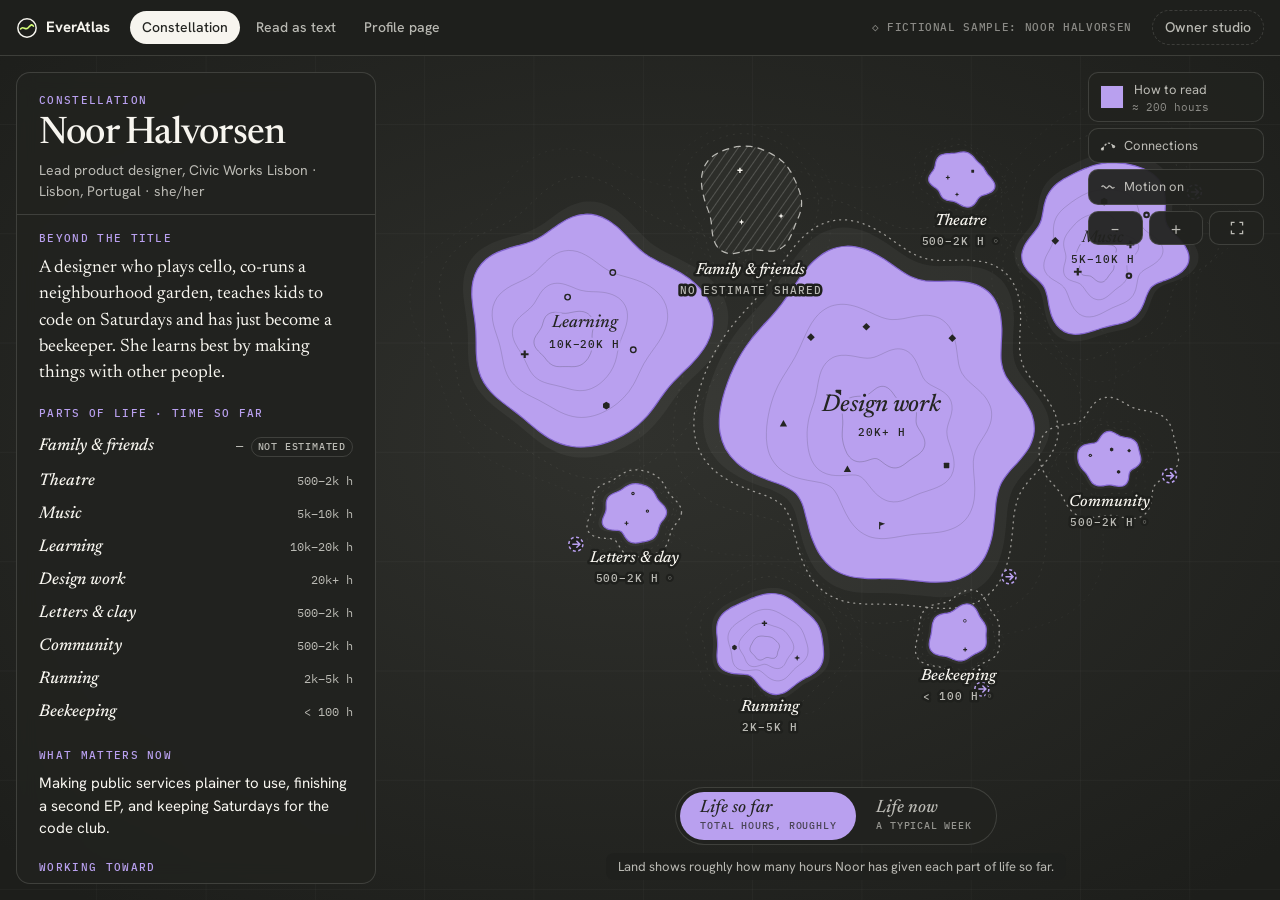
<file: index.html>
<!doctype html>
<html lang="en">
<head>
<meta charset="utf-8">
<meta name="viewport" content="width=device-width, initial-scale=1, viewport-fit=cover">
<title>Noor’s Constellation</title>
<meta name="description" content="EverAtlas Constellation prototype: an atlas of one person’s life, built from fictional sample content.">
<link rel="preconnect" href="https://fonts.googleapis.com">
<link rel="preconnect" href="https://fonts.gstatic.com" crossorigin>
<link rel="stylesheet" href="https://fonts.googleapis.com/css2?family=Hanken+Grotesk:wght@400;500;600;700&family=IBM+Plex+Mono:wght@400;500&family=Newsreader:ital,opsz,wght@0,6..72,400;0,6..72,500;1,6..72,400;1,6..72,500&display=swap">
<link rel="stylesheet" href="css/constellation.css">
</head>
<body>
<a class="skip" href="#text">Skip to the readable version</a>

<header class="topbar">
  <a class="brand" href="#atlas" aria-label="EverAtlas home">
    <svg viewBox="0 0 24 24" width="22" height="22" aria-hidden="true"><circle cx="12" cy="12" r="10" fill="none" stroke="currentColor" stroke-width="1.6"/><path d="M5 13c3-4 5 2 8-1s4-5 6-2" fill="none" stroke="#D5FF78" stroke-width="1.8" stroke-linecap="round"/></svg>
    <span>EverAtlas</span>
  </a>
  <nav class="views" aria-label="Ways to explore this person">
    <a href="#atlas"><span class="lg">Constellation</span><span class="sm">Map</span></a>
    <a href="#text"><span class="lg">Read as text</span><span class="sm">Text</span></a>
    <a href="#profile"><span class="lg">Profile page</span><span class="sm">Profile</span></a>
  </nav>
  <p class="sample-badge" title="All people, places and events here are invented."><span aria-hidden="true">◇</span> Fictional sample: <span id="sampleName">Noor Halvorsen</span></p>
  <a class="owner-link" href="#studio"><span class="lg">Owner studio</span><span class="sm">Studio</span></a>
</header>

<main id="main">
  <section id="view-atlas" class="view view-atlas" aria-label="Constellation map">
    <div id="map" class="map"></div>

    <aside id="panel" class="panel" aria-label="About this person"></aside>

    <aside id="detail" class="detail" hidden aria-label="Experience details"></aside>

    <div class="dock">
      <div class="persp" role="group" aria-label="Perspective">
        <button class="persp-btn" data-persp="soFar" aria-pressed="true"><span class="pb-title">Life so far</span><span class="pb-sub">total hours, roughly</span></button>
        <button class="persp-btn" data-persp="now" aria-pressed="false"><span class="pb-title">Life now</span><span class="pb-sub">a typical week</span></button>
      </div>
      <p id="caption" class="caption"></p>
    </div>

    <div class="map-tools" role="toolbar" aria-label="Map controls">
      <button id="keyBtn" class="tool" aria-expanded="false" aria-controls="legend"><span class="scale-sq" id="scaleSq" aria-hidden="true"></span><span class="tool-label">How to read <span class="scale-lbl" id="scaleLbl"></span></span></button>
      <button id="routesBtn" class="tool" aria-pressed="false"><svg viewBox="0 0 20 20" width="16" height="16" aria-hidden="true"><path d="M3 15Q10 2 17 12" fill="none" stroke="currentColor" stroke-width="1.6" stroke-dasharray="3 2"/><circle cx="3" cy="15" r="2" fill="currentColor"/><circle cx="17" cy="12" r="2" fill="currentColor"/></svg><span class="tool-label">Connections</span></button>
      <button id="motionBtn" class="tool" aria-pressed="false"><svg viewBox="0 0 20 20" width="16" height="16" aria-hidden="true"><path d="M2 10c3-5 5 5 8 0s5 5 8 0" fill="none" stroke="currentColor" stroke-width="1.6"/></svg><span class="tool-label">Motion on</span></button>
      <div class="zoom-row">
      <button id="zoomOut" class="tool icon" aria-label="Zoom out">−</button>
      <button id="zoomIn" class="tool icon" aria-label="Zoom in">+</button>
      <button id="recenter" class="tool icon" aria-label="Fit the view"><svg viewBox="0 0 20 20" width="16" height="16" aria-hidden="true"><path d="M3 7V3h4M13 3h4v4M17 13v4h-4M7 17H3v-4" fill="none" stroke="currentColor" stroke-width="1.6"/></svg></button>
      </div>
    </div>

    <div id="legend" class="legend" hidden role="dialog" aria-labelledby="legendTitle">
      <div class="legend-head"><h2 id="legendTitle" tabindex="-1">How to read this map</h2><button id="keyClose" class="detail-close" aria-label="Close">×</button></div>
      <ul class="legend-list">
        <li><svg viewBox="0 0 40 30" width="40" height="30" aria-hidden="true"><path d="M6 15c0-8 10-11 18-9s12 7 10 12-10 9-18 8S6 22 6 15z" class="lg-land"/></svg><p><strong>Each island is a part of life.</strong> Its land area shows roughly how much time went into it. Time is not a measure of skill, success or importance.</p></li>
        <li><svg viewBox="0 0 40 30" width="40" height="30" aria-hidden="true"><path d="M6 15c0-8 10-11 18-9s12 7 10 12-10 9-18 8S6 22 6 15z" class="lg-land"/><path d="M2 15c0-11 14-14 24-11s14 9 12 15-13 11-23 9S2 24 2 15z" class="lg-tide"/></svg><p><strong>Dotted shoreline:</strong> the island’s size in the other perspective, so you can see what changed.</p></li>
        <li><svg viewBox="0 0 40 30" width="40" height="30" aria-hidden="true"><path d="M6 15c0-8 10-11 18-9s12 7 10 12-10 9-18 8S6 22 6 15z" class="lg-unknown"/></svg><p><strong>Hatched, dashed coast:</strong> no estimate shared. Drawn at a neutral size, not a guess.</p></li>
        <li><svg viewBox="0 0 40 30" width="40" height="30" aria-hidden="true"><circle cx="20" cy="15" r="8" class="lg-rest"/></svg><p><strong>Dotted outline:</strong> resting for now. Very small shares are drawn at a minimum size and marked ◦ so they stay findable.</p></li>
        <li><svg viewBox="0 0 40 30" width="40" height="30" aria-hidden="true"><circle cx="20" cy="15" r="6" class="lg-buoy"/><path d="M17 15h6M21 12l3 3-3 3" class="lg-buoy-a"/></svg><p><strong>Buoys offshore:</strong> what’s next, the things being worked toward.</p></li>
        <li><span class="lg-square" aria-hidden="true"></span><p><strong>Scale:</strong> the small square next to “How to read” is how much land stands for 1,000 hours (life so far) or 1 hour a week (life now).</p></li>
      </ul>
      <h3 class="eyebrow">Places on each island</h3>
      <p class="small">Earlier experiences sit inland; recent ones sit near the shore.</p>
      <ul class="kind-list" id="kindList"></ul>
      <h3 class="eyebrow">Keyboard</h3>
      <p class="small">Tab moves between islands, and the arrow keys jump to a neighbouring island. Enter opens an island or a place. Escape steps back. Press T to switch perspective.</p>
    </div>

    <div id="live" class="sr-only" aria-live="polite"></div>
  </section>

  <section id="view-text" class="view view-doc" hidden aria-label="Readable version"></section>
  <section id="view-profile" class="view view-doc" hidden aria-label="Profile page"></section>
  <section id="view-studio" class="view view-doc view-studio" hidden aria-label="Owner studio"></section>
</main>

<div id="toast" class="toast" role="status" hidden></div>

<script src="js/data.js"></script>
<script src="js/model.js"></script>
<script src="js/atlas.js"></script>
<script src="js/studio.js"></script>
<script src="js/app.js"></script>
<script>
  document.getElementById('kindList').innerHTML = Object.keys(EA.KINDS).map(function (k) {
    return '<li>' + EA.glyphHTML(k, 16) + '<span>' + EA.KINDS[k].label + '</span></li>';
  }).join('');
</script>
</body>
</html>
</file>
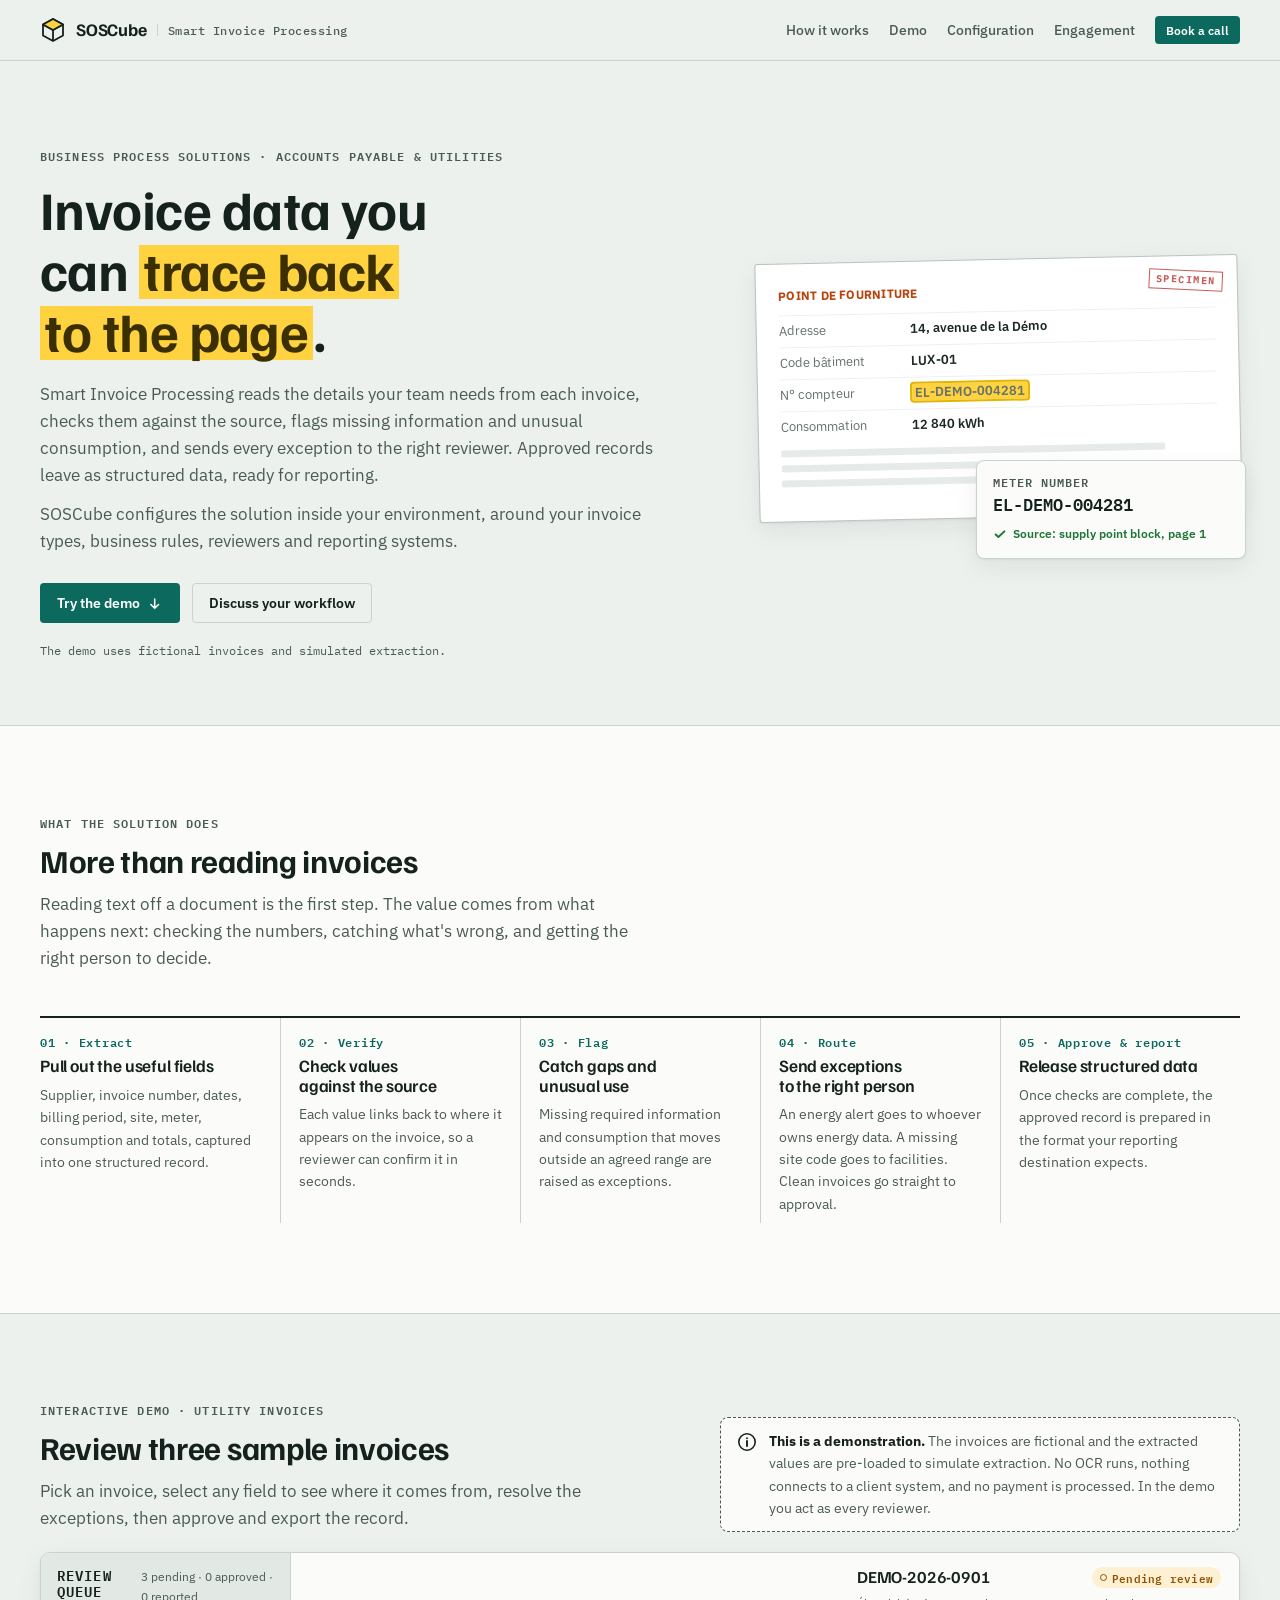
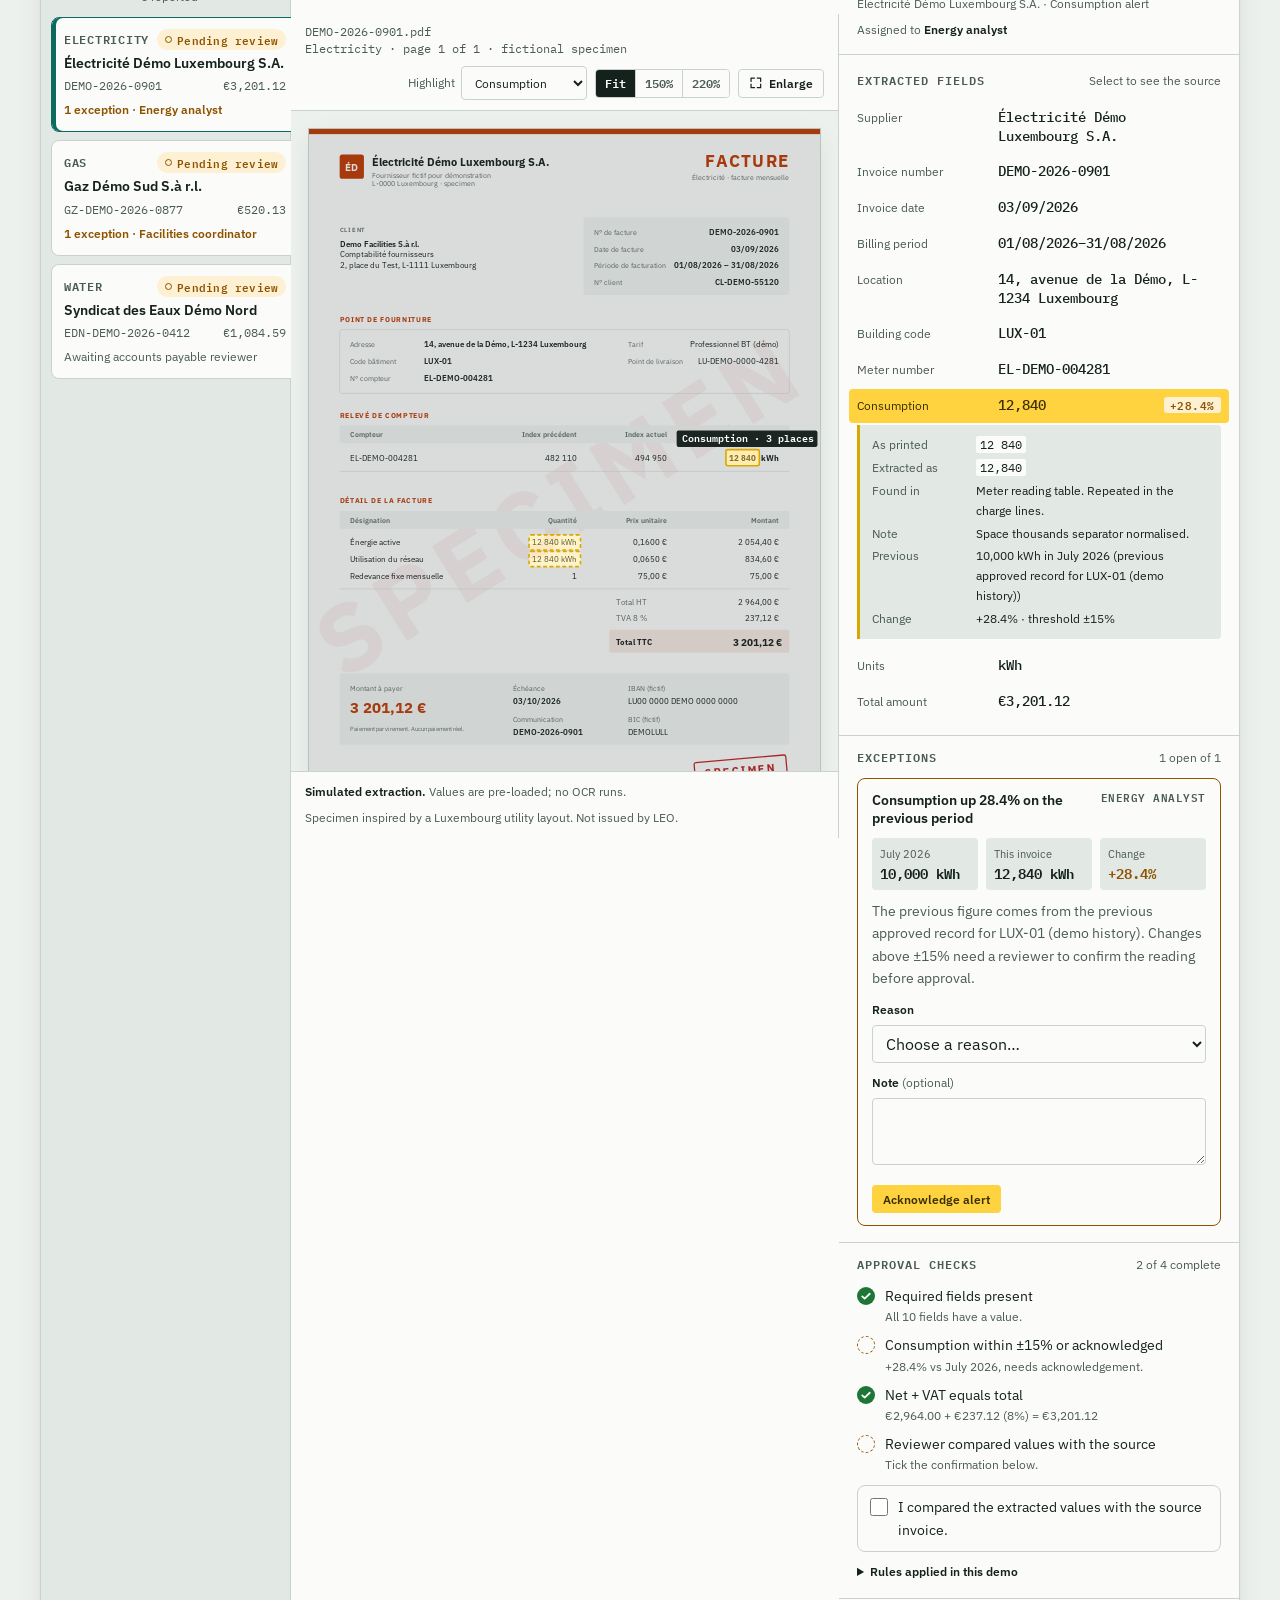
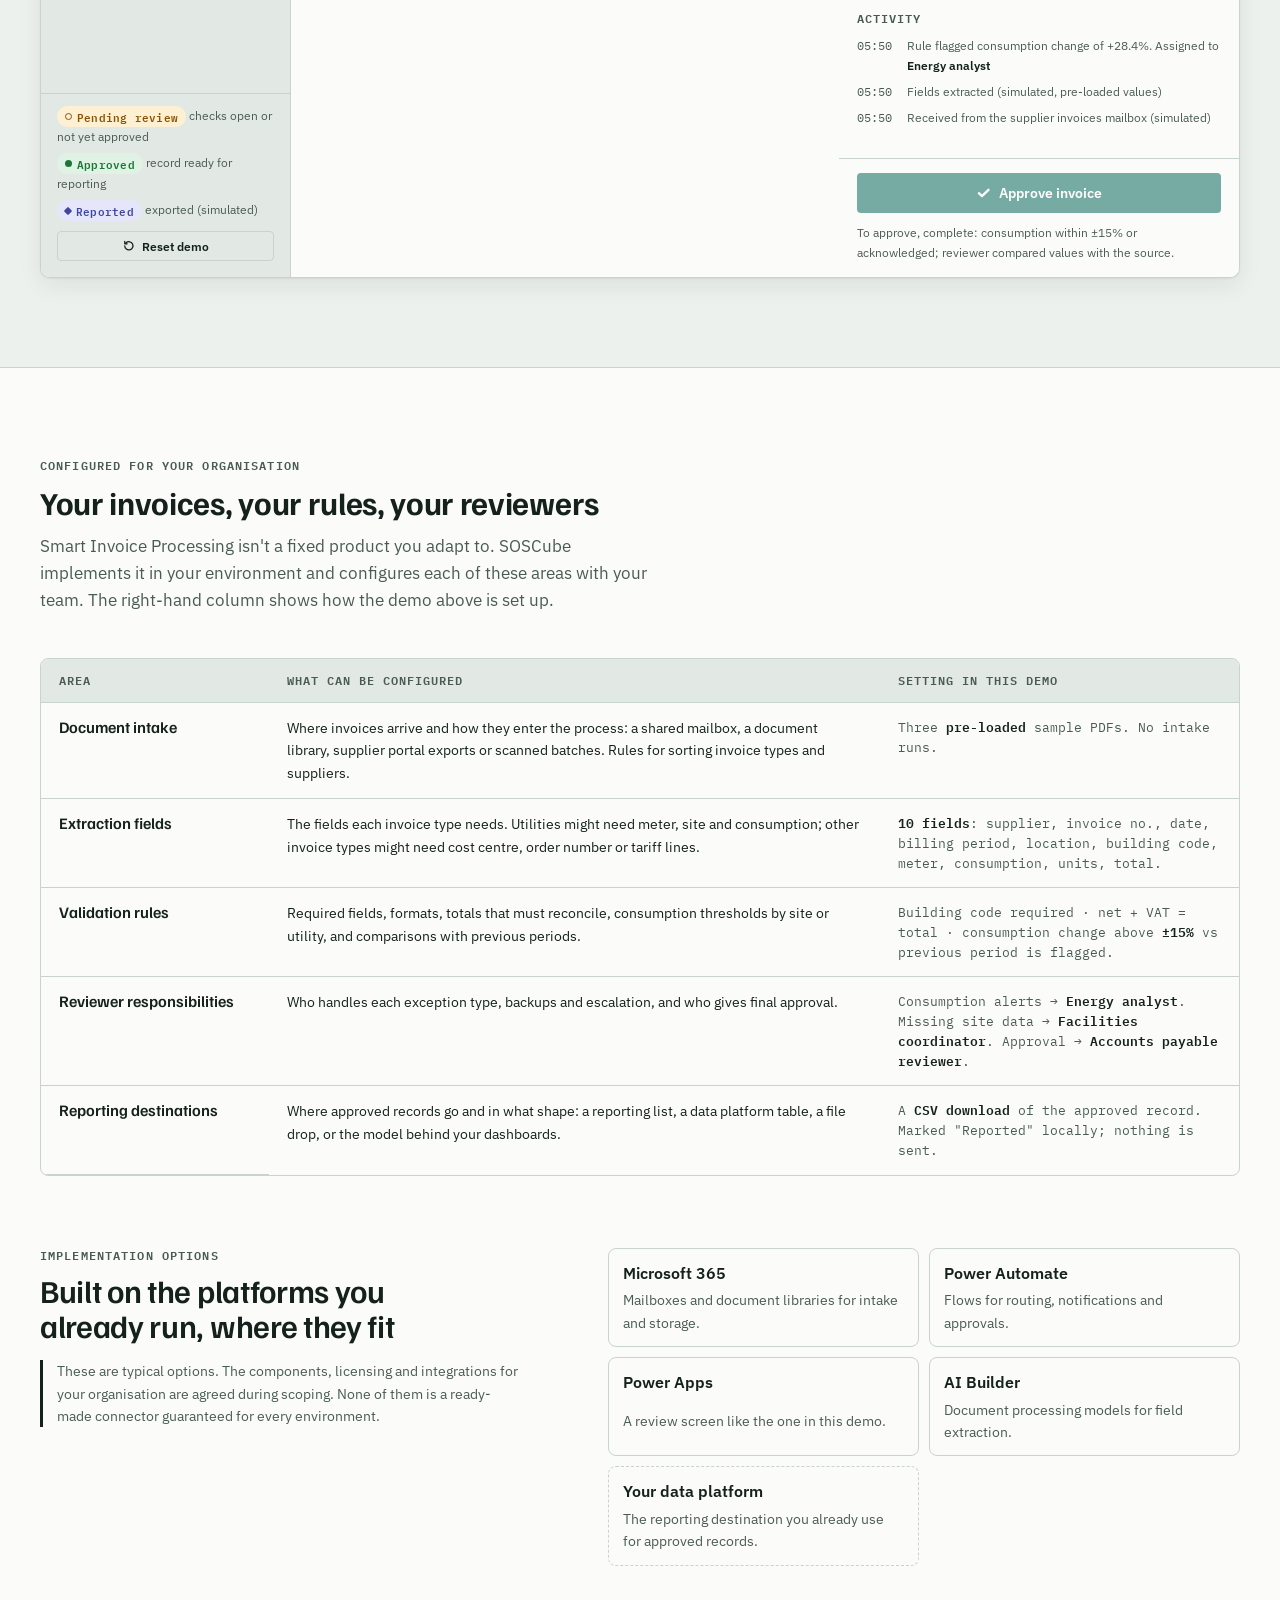
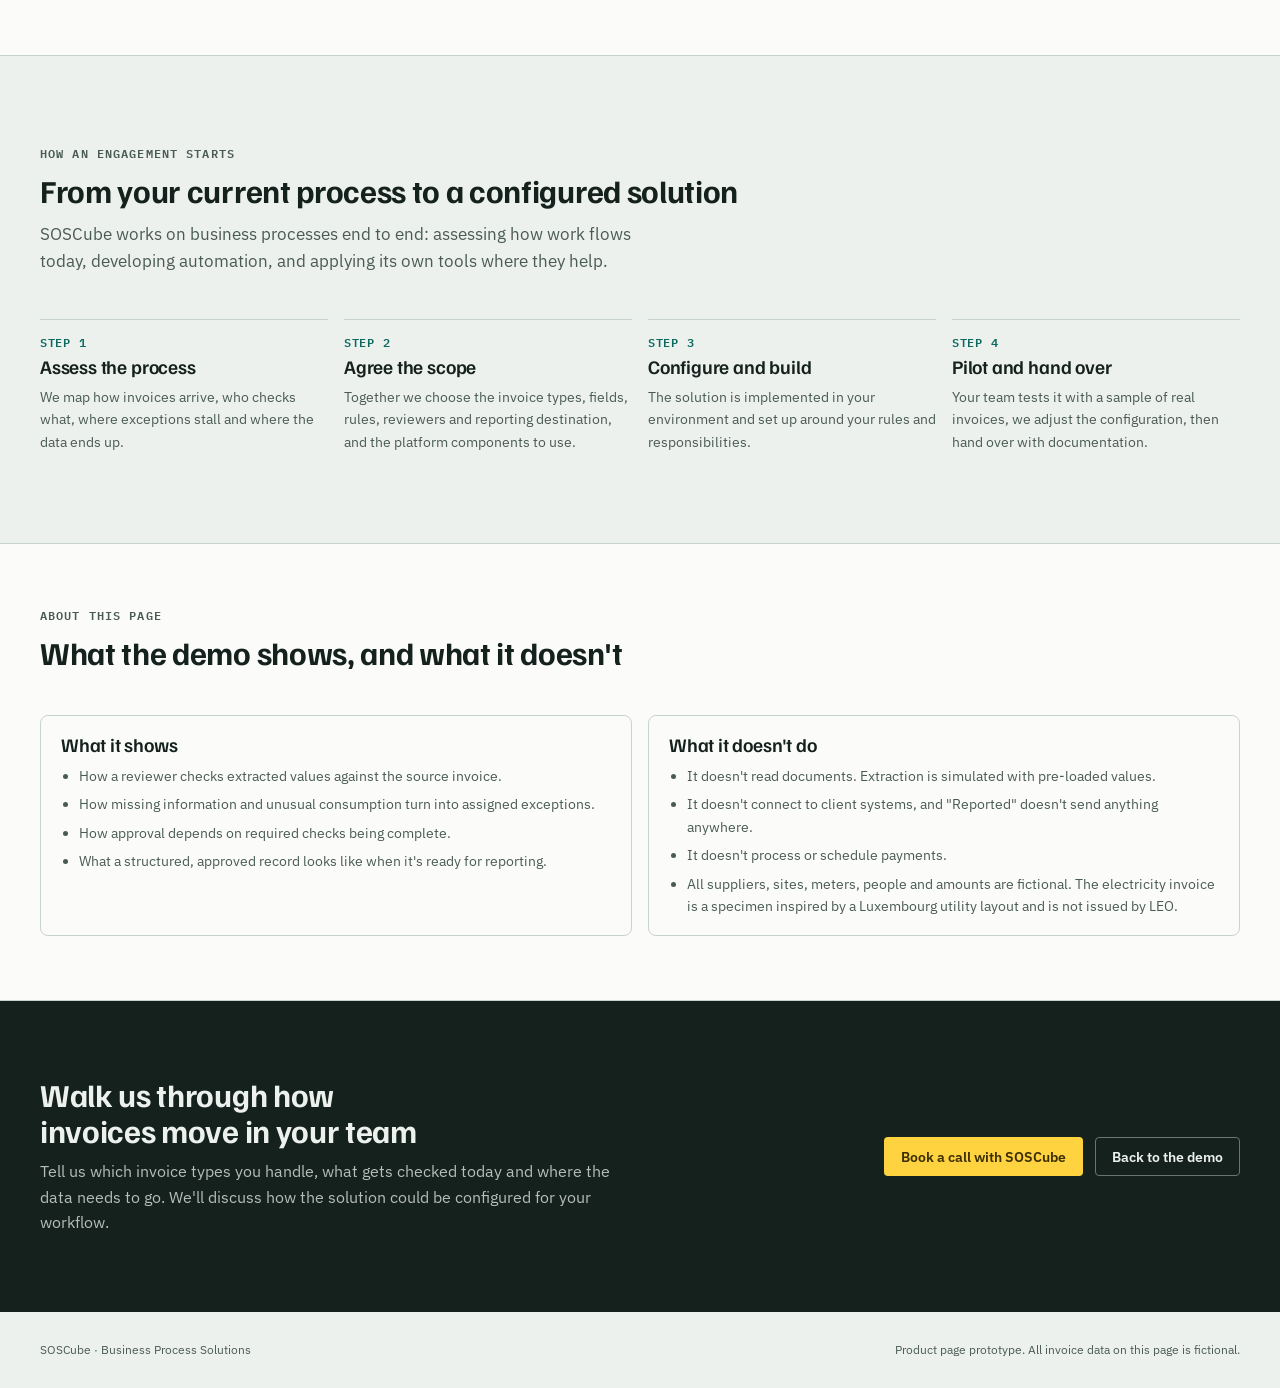
<file: soscube-invoice/index.html>
<!doctype html>
<html lang="en">
<head>
<meta charset="utf-8">
<meta name="viewport" content="width=device-width, initial-scale=1, viewport-fit=cover">
<title>SOSCube Smart Invoice Processing</title>
<meta name="description" content="Smart Invoice Processing by SOSCube: extract, verify, flag, route and approve utility invoices. Includes an interactive demo with fictional data and simulated extraction.">
<link rel="preconnect" href="https://fonts.googleapis.com">
<link rel="preconnect" href="https://fonts.gstatic.com" crossorigin>
<link rel="stylesheet" href="https://fonts.googleapis.com/css2?family=Familjen+Grotesk:wght@500;600;700&family=IBM+Plex+Sans:ital,wght@0,400;0,500;0,600;1,400&family=IBM+Plex+Mono:wght@400;500;600&display=swap">
<!--ARTIFACT-START-->
<style>
/* Layout concept: a review desk. The page reads like a reviewer's worksheet:
   source document on the left, extracted record on the right, and a yellow
   highlighter that ties every value back to where it was printed. */
:root {
  --paper: #edf1ee;
  --surface: #fbfcfa;
  --surface-2: #e2e8e4;
  --ink: #14211d;
  --ink-2: #4a5b54;
  --line: #c9d3ce;
  --accent: #0b6a5d;
  --accent-ink: #ffffff;
  --accent-soft: #d3ebe5;
  --mark: #ffd23f;
  --mark-ink: #3b2f00;
  --warn: #8f5300;
  --warn-bg: #fdf0d3;
  --ok: #1d7536;
  --ok-bg: #dff2e4;
  --info: #4146a3;
  --info-bg: #e5e6fa;
  --danger: #a8231b;
  --shadow: 0 1px 2px rgba(20, 33, 29, .06), 0 8px 24px rgba(20, 33, 29, .07);
  --dim: rgba(11, 26, 22, .15);
  /* The invoice itself is printed paper in both themes. */
  --doc-paper: #ffffff;
  --doc-edge: #b9c4bf;

  --f-display: "Familjen Grotesk", "Helvetica Neue", Arial, sans-serif;
  --f-body: "IBM Plex Sans", "Segoe UI", system-ui, sans-serif;
  --f-mono: "IBM Plex Mono", ui-monospace, "SFMono-Regular", Menlo, monospace;

  --t-xs: .78rem;
  --t-sm: .875rem;
  --t-md: 1rem;
  --t-lg: 1.2rem;
  --t-xl: clamp(1.5rem, 1.2rem + 1.2vw, 2rem);
  --t-2xl: clamp(2.1rem, 1.5rem + 2.6vw, 3.4rem);

  --r-sm: 4px;
  --r-md: 8px;
  --gutter: clamp(16px, 4vw, 40px);
  color-scheme: light;
}
@media (prefers-color-scheme: dark) {
  :root:not([data-theme="light"]) {
    --paper: #0f1513;
    --surface: #161f1c;
    --surface-2: #1e2a26;
    --ink: #e5eee9;
    --ink-2: #a2b3ab;
    --line: #2d3b36;
    --accent: #52c7b2;
    --accent-ink: #04211b;
    --accent-soft: #173b34;
    --mark: #ffd23f;
    --mark-ink: #3b2f00;
    --warn: #f3b758;
    --warn-bg: #36270b;
    --ok: #74d18f;
    --ok-bg: #12301d;
    --info: #aeb2ff;
    --info-bg: #23264a;
    --danger: #ff8f86;
    --shadow: 0 1px 2px rgba(0, 0, 0, .3), 0 8px 24px rgba(0, 0, 0, .3);
    --dim: rgba(0, 0, 0, .28);
    --doc-edge: #3b4a44;
    color-scheme: dark;
  }
}
:root[data-theme="dark"] {
  --paper: #0f1513;
  --surface: #161f1c;
  --surface-2: #1e2a26;
  --ink: #e5eee9;
  --ink-2: #a2b3ab;
  --line: #2d3b36;
  --accent: #52c7b2;
  --accent-ink: #04211b;
  --accent-soft: #173b34;
  --mark: #ffd23f;
  --mark-ink: #3b2f00;
  --warn: #f3b758;
  --warn-bg: #36270b;
  --ok: #74d18f;
  --ok-bg: #12301d;
  --info: #aeb2ff;
  --info-bg: #23264a;
  --danger: #ff8f86;
  --shadow: 0 1px 2px rgba(0, 0, 0, .3), 0 8px 24px rgba(0, 0, 0, .3);
  --dim: rgba(0, 0, 0, .28);
  --doc-edge: #3b4a44;
  color-scheme: dark;
}

* { box-sizing: border-box; }
html { scroll-behavior: smooth; }
@media (prefers-reduced-motion: reduce) { html { scroll-behavior: auto; } *, *::before, *::after { animation: none !important; transition: none !important; } }
body {
  margin: 0;
  background: var(--paper);
  color: var(--ink);
  font: 400 var(--t-md)/1.6 var(--f-body);
  -webkit-font-smoothing: antialiased;
}
img, svg { max-width: 100%; }
[hidden] { display: none !important; }
h1, h2, h3 { font-family: var(--f-display); line-height: 1.12; text-wrap: balance; margin: 0; letter-spacing: -.01em; }
h2 { font-size: var(--t-xl); font-weight: 700; }
h3 { font-size: var(--t-lg); font-weight: 600; }
p { margin: 0; }
a { color: var(--accent); text-underline-offset: 3px; }
:focus-visible { outline: 3px solid var(--accent); outline-offset: 2px; border-radius: 3px; }
.wrap { max-width: 1320px; margin-inline: auto; padding-inline: var(--gutter); }
.eyebrow { font: 600 var(--t-xs)/1.2 var(--f-mono); text-transform: uppercase; letter-spacing: .09em; color: var(--ink-2); }
.lede { color: var(--ink-2); max-width: 62ch; font-size: 1.06rem; }
.visually-hidden { position: absolute !important; width: 1px; height: 1px; overflow: hidden; clip: rect(0 0 0 0); white-space: nowrap; }
.skip { position: absolute; left: 16px; top: -60px; background: var(--ink); color: var(--paper); padding: 8px 14px; border-radius: var(--r-sm); z-index: 200; }
.skip:focus { top: 12px; }

/* Buttons */
.btn {
  display: inline-flex; align-items: center; justify-content: center; gap: .5em;
  font: 600 var(--t-sm)/1 var(--f-body);
  padding: .8em 1.15em; border-radius: var(--r-sm);
  border: 1.5px solid transparent; cursor: pointer; text-decoration: none;
  transition: background .15s, border-color .15s, color .15s, transform .1s;
  white-space: nowrap;
}
.btn:active { transform: translateY(1px); }
.btn-primary { background: var(--accent); color: var(--accent-ink); }
.btn-primary:hover { filter: brightness(1.08); }
.btn-ghost { background: transparent; color: var(--ink); border-color: var(--line); }
.btn-ghost:hover { border-color: var(--ink-2); }
.btn-mark { background: var(--mark); color: var(--mark-ink); }
.btn-mark:hover { filter: brightness(1.04); }
.btn-sm { padding: .55em .8em; font-size: var(--t-xs); }
.btn[aria-disabled="true"] { opacity: .55; cursor: not-allowed; }
.btn svg { width: 1.1em; height: 1.1em; flex: none; }

/* Header */
.topbar { position: sticky; top: env(safe-area-inset-top, 0px); z-index: 50; background: color-mix(in srgb, var(--paper) 88%, transparent); backdrop-filter: blur(10px); border-bottom: 1px solid var(--line); }
.topbar .wrap { display: flex; align-items: center; gap: 24px; min-height: 60px; }
.brand { display: inline-flex; align-items: center; gap: 10px; color: var(--ink); text-decoration: none; font: 700 1.1rem/1 var(--f-display); letter-spacing: -.01em; }
.brand small { font: 500 var(--t-xs)/1 var(--f-mono); color: var(--ink-2); letter-spacing: .04em; padding-left: 10px; border-left: 1px solid var(--line); }
.nav { display: flex; gap: 20px; margin-left: auto; align-items: center; }
.nav a:not(.btn) { color: var(--ink-2); text-decoration: none; font-size: var(--t-sm); font-weight: 500; }
.nav a:not(.btn):hover { color: var(--ink); }
@media (max-width: 860px) { .nav a:not(.btn) { display: none; } .brand small { display: none; } }

/* Hero */
.hero { padding-block: clamp(40px, 7vw, 88px) clamp(32px, 5vw, 64px); }
.hero .wrap { display: grid; grid-template-columns: minmax(0, 1.15fr) minmax(0, .85fr); gap: clamp(28px, 5vw, 72px); align-items: center; }
.hero h1 { font-size: var(--t-2xl); font-weight: 700; margin-block: 14px 20px; max-width: 17ch; }
.hero h1 mark { background: linear-gradient(transparent 14%, var(--mark) 14%, var(--mark) 94%, transparent 94%); color: var(--mark-ink); padding-inline: .08em; -webkit-box-decoration-break: clone; box-decoration-break: clone; }
.hero-ctas { display: flex; flex-wrap: wrap; gap: 12px; margin-top: 28px; }
.hero-note { margin-top: 18px; font-size: var(--t-xs); color: var(--ink-2); font-family: var(--f-mono); }
@media (max-width: 900px) { .hero .wrap { grid-template-columns: minmax(0, 1fr); } }

.trace { position: relative; padding: 8px 0 40px; }
.trace-doc {
  background: var(--doc-paper); color: #1d2723; border: 1px solid var(--doc-edge);
  border-radius: 3px; padding: 22px 22px 26px; box-shadow: var(--shadow);
  font-family: var(--f-body); font-size: 13px; transform: rotate(-1.2deg);
}
.trace-doc .tl { height: 7px; background: #e6eae8; border-radius: 2px; margin-block: 8px; }
.trace-doc .th { font-weight: 700; color: #b8430d; font-size: 12px; letter-spacing: .02em; margin-bottom: 10px; }
.trace-doc .tr { display: grid; grid-template-columns: 9.5em 1fr; gap: 8px; padding-block: 5px; border-top: 1px solid #eef0ef; }
.trace-doc .tr span:first-child { color: #66716d; }
.trace-doc .tr b { font-weight: 600; }
.trace-doc .hl { background: var(--mark); color: #2b2200; outline: 2px solid #e3b400; padding: 0 3px; border-radius: 2px; }
.trace-stamp { position: absolute; right: 14px; top: 14px; font: 700 10px/1 var(--f-mono); letter-spacing: .15em; color: #b3261e; border: 1.5px solid #b3261e; padding: 4px 6px; transform: rotate(4deg); opacity: .75; }
.trace-field {
  position: absolute; right: -6px; bottom: 0; width: min(270px, 78%);
  background: var(--surface); border: 1px solid var(--line); border-radius: var(--r-md);
  padding: 14px 16px; box-shadow: var(--shadow); font-size: var(--t-sm);
}
.trace-field .k { font: 600 var(--t-xs)/1.2 var(--f-mono); color: var(--ink-2); text-transform: uppercase; letter-spacing: .08em; }
.trace-field .v { font: 600 1.05rem/1.3 var(--f-mono); margin-block: 4px 8px; }
.trace-field .s { display: flex; align-items: center; gap: 6px; color: var(--ok); font-weight: 600; font-size: var(--t-xs); }

/* Sections */
section { scroll-margin-top: 72px; }
.section { padding-block: clamp(48px, 7vw, 96px); }
.section-head { display: grid; gap: 12px; margin-bottom: clamp(24px, 4vw, 44px); max-width: 760px; }
.band { background: var(--surface); border-block: 1px solid var(--line); }

/* Stages */
.stages { list-style: none; margin: 0; padding: 0; display: grid; grid-template-columns: repeat(5, minmax(0, 1fr)); gap: 0; border-top: 2px solid var(--ink); }
.stages li { padding: 18px 18px 8px 0; display: grid; gap: 8px; align-content: start; position: relative; }
.stages li + li { padding-left: 18px; border-left: 1px solid var(--line); }
.stages .n { font: 600 var(--t-xs)/1 var(--f-mono); color: var(--accent); letter-spacing: .06em; }
.stages h3 { font-size: 1.08rem; }
.stages p { color: var(--ink-2); font-size: var(--t-sm); }
@media (max-width: 1000px) { .stages { grid-template-columns: repeat(2, minmax(0, 1fr)); } .stages li, .stages li + li { padding: 18px 16px 18px 0; border-left: 0; border-bottom: 1px solid var(--line); } }
@media (max-width: 560px) { .stages { grid-template-columns: minmax(0, 1fr); } }

/* Demo */
.demo-intro { display: flex; flex-wrap: wrap; gap: 20px 40px; align-items: end; justify-content: space-between; margin-bottom: 20px; }
.demo-intro .section-head { margin-bottom: 0; }
.sim-banner {
  display: flex; gap: 12px; align-items: flex-start;
  background: var(--surface); border: 1px dashed var(--ink-2); border-radius: var(--r-md);
  padding: 12px 16px; font-size: var(--t-sm); color: var(--ink-2); max-width: 520px;
}
.sim-banner strong { color: var(--ink); }
.sim-banner svg { flex: none; width: 20px; height: 20px; color: var(--ink); margin-top: 2px; }

.desk {
  background: var(--surface); border: 1px solid var(--line); border-radius: 10px; box-shadow: var(--shadow);
  display: grid; grid-template-columns: 250px minmax(0, 1fr) minmax(330px, 400px);
  min-height: 640px; overflow: hidden;
}
@media (max-width: 1180px) { .desk { grid-template-columns: minmax(0, 1fr) minmax(320px, 380px); } .queue { grid-column: 1 / -1; } }
@media (max-width: 820px) { .desk { grid-template-columns: minmax(0, 1fr); } }

/* Queue */
.queue { border-right: 1px solid var(--line); background: var(--surface-2); display: flex; flex-direction: column; min-width: 0; }
@media (max-width: 1180px) { .queue { border-right: 0; border-bottom: 1px solid var(--line); } }
.queue-head { padding: 14px 16px 10px; display: flex; justify-content: space-between; align-items: baseline; gap: 8px; }
.queue-head h3 { font-size: var(--t-sm); font-family: var(--f-mono); text-transform: uppercase; letter-spacing: .08em; font-weight: 600; }
.queue-count { font-size: var(--t-xs); color: var(--ink-2); font-variant-numeric: tabular-nums; }
.queue-list { list-style: none; margin: 0; padding: 0 10px 10px; display: grid; gap: 8px; }
@media (max-width: 1180px) { .queue-list { grid-template-columns: repeat(3, minmax(0, 1fr)); } }
@media (max-width: 700px) { .queue-list { grid-template-columns: minmax(0, 1fr); } }
.q-item {
  width: 100%; text-align: left; cursor: pointer; font: inherit; color: inherit;
  background: var(--surface); border: 1.5px solid var(--line); border-radius: var(--r-md);
  padding: 11px 12px; display: grid; gap: 4px; transition: border-color .15s;
}
.q-item:hover { border-color: var(--ink-2); }
.q-item[aria-current="true"] { border-color: var(--accent); box-shadow: inset 4px 0 0 var(--accent); }
.q-top { display: flex; justify-content: space-between; gap: 8px; align-items: center; }
.q-kind { font: 600 var(--t-xs)/1.2 var(--f-mono); color: var(--ink-2); text-transform: uppercase; letter-spacing: .06em; }
.q-sup { font-weight: 600; font-size: var(--t-sm); line-height: 1.3; }
.q-meta { display: flex; justify-content: space-between; gap: 8px; font-size: var(--t-xs); color: var(--ink-2); font-family: var(--f-mono); font-variant-numeric: tabular-nums; }
.q-note { font-size: var(--t-xs); color: var(--ink-2); }
.q-note.attn { color: var(--warn); font-weight: 600; }
.queue-foot { margin-top: auto; padding: 12px 16px 16px; display: grid; gap: 10px; border-top: 1px solid var(--line); }
@media (max-width: 1180px) { .queue-foot { margin-top: 0; grid-template-columns: 1fr auto; align-items: center; } }
.legend { display: grid; gap: 6px; font-size: var(--t-xs); color: var(--ink-2); }
@media (max-width: 1180px) { .legend { display: flex; flex-wrap: wrap; gap: 6px 14px; } }

.pill { display: inline-flex; align-items: center; gap: 5px; font: 600 11px/1 var(--f-mono); letter-spacing: .02em; padding: 4px 7px; border-radius: 999px; white-space: nowrap; border: 1px solid transparent; }
.pill::before { content: ""; width: 7px; height: 7px; border-radius: 50%; background: currentColor; }
.pill-pending { color: var(--warn); background: var(--warn-bg); }
.pill-pending::before { background: transparent; border: 1.5px solid currentColor; width: 5px; height: 5px; }
.pill-approved { color: var(--ok); background: var(--ok-bg); }
.pill-reported { color: var(--info); background: var(--info-bg); }
.pill-reported::before { border-radius: 1px; transform: rotate(45deg); width: 6px; height: 6px; }

/* Viewer */
.viewer { display: flex; flex-direction: column; min-width: 0; background: var(--paper); border-right: 1px solid var(--line); }
@media (max-width: 820px) { .viewer { border-right: 0; border-bottom: 1px solid var(--line); } }
@media (min-width: 821px) {
  .viewer:not(.expanded) { position: sticky; top: calc(env(safe-area-inset-top, 0px) + 61px); align-self: start; height: calc(100vh - 76px); max-height: 1100px; }
  .viewer:not(.expanded) .doc-scroll { max-height: none; min-height: 0; }
}
.viewer-bar { display: flex; flex-wrap: wrap; align-items: center; gap: 10px 14px; padding: 10px 14px; border-bottom: 1px solid var(--line); background: var(--surface); }
.viewer-bar .title { font: 600 var(--t-sm)/1.2 var(--f-body); display: grid; gap: 2px; min-width: 0; }
.viewer-bar .title span { font: 400 var(--t-xs)/1.2 var(--f-mono); color: var(--ink-2); }
.viewer-tools { display: flex; flex-wrap: wrap; gap: 8px; align-items: center; margin-left: auto; }
.seg { display: inline-flex; border: 1px solid var(--line); border-radius: var(--r-sm); overflow: hidden; }
.seg button { font: 600 var(--t-xs)/1 var(--f-mono); padding: 7px 9px; background: var(--surface); color: var(--ink-2); border: 0; cursor: pointer; font-variant-numeric: tabular-nums; }
.seg button + button { border-left: 1px solid var(--line); }
.seg button[aria-pressed="true"] { background: var(--ink); color: var(--surface); }
.hl-select { display: flex; align-items: center; gap: 6px; font-size: var(--t-xs); color: var(--ink-2); }
select, textarea, input[type="text"] { font: inherit; color: var(--ink); background: var(--surface); border: 1.5px solid var(--line); border-radius: var(--r-sm); padding: 7px 9px; max-width: 100%; }
select:focus-visible, textarea:focus-visible { border-color: var(--accent); }
.doc-scroll { position: relative; overflow: auto; flex: 1; max-height: min(82vh, 1020px); padding: 18px; overscroll-behavior: contain; }
@media (max-width: 820px) { .doc-scroll { max-height: 72vh; padding: 10px; } }
.doc-stage { margin-inline: auto; }
.doc-stage svg { display: block; width: 100%; height: auto; background: var(--doc-paper); box-shadow: 0 0 0 1px var(--doc-edge), var(--shadow); max-width: none; }
.doc-caption { padding: 10px 14px; font-size: var(--t-xs); color: var(--ink-2); border-top: 1px solid var(--line); background: var(--surface); display: flex; flex-wrap: wrap; gap: 6px 16px; }
.doc-caption b { color: var(--ink); font-weight: 600; }

.viewer.expanded { position: fixed; inset: 0; z-index: 120; border: 0; padding-top: env(safe-area-inset-top, 0px); padding-bottom: env(safe-area-inset-bottom, 0px); }
.viewer.expanded .doc-scroll { max-height: none; }
body.no-scroll { overflow: hidden; }

.hl-box { fill: var(--mark); fill-opacity: .42; stroke: #d9a800; stroke-width: 2.5; animation: hlIn .25s ease-out; }
.hl-box.secondary { fill-opacity: .28; stroke-dasharray: 6 4; }
.hl-box.missing { fill: #ffffff; fill-opacity: .4; stroke: #b3261e; stroke-dasharray: 8 5; }
.hl-tag rect { fill: #1b2521; }
.hl-tag.missing rect { fill: #b3261e; }
.hl-tag text { fill: #ffffff; font: 600 15px var(--f-mono); }
.hl-dim { fill: var(--dim); animation: dimIn .25s ease-out; }
@keyframes hlIn { from { opacity: 0; transform: scale(.98); } to { opacity: 1; transform: none; } }
@keyframes dimIn { from { opacity: 0; } to { opacity: 1; } }

/* Review panel */
.review { min-width: 0; display: flex; flex-direction: column; }
.review-head { padding: 14px 18px; border-bottom: 1px solid var(--line); display: grid; gap: 6px; }
.review-head .row { display: flex; justify-content: space-between; align-items: center; gap: 10px; flex-wrap: wrap; }
.review-head h3 { font-size: 1.05rem; }
.review-head .assigned { font-size: var(--t-xs); color: var(--ink-2); }
.review-head .assigned b { color: var(--ink); font-weight: 600; }
.review-body { padding: 4px 0 18px; display: grid; grid-template-columns: minmax(0, 1fr); gap: 4px; }
.r-sec, .exc, .form-row { min-width: 0; }
.form-row select, .form-row textarea { width: 100%; }
.r-sec { padding: 12px 18px; display: grid; gap: 10px; }
.r-sec + .r-sec { border-top: 1px solid var(--line); }
.r-sec-h { display: flex; justify-content: space-between; align-items: baseline; gap: 10px; }
.r-sec-h h4 { margin: 0; font: 600 var(--t-xs)/1.2 var(--f-mono); text-transform: uppercase; letter-spacing: .08em; color: var(--ink-2); }
.r-sec-h span { font-size: var(--t-xs); color: var(--ink-2); }

.fields { list-style: none; margin: 0 -8px; padding: 0; display: grid; gap: 2px; }
.f-row {
  width: 100%; display: grid; grid-template-columns: 8.2em minmax(0, 1fr) auto; gap: 10px; align-items: baseline;
  text-align: left; font: inherit; color: inherit; background: transparent; border: 0; border-radius: var(--r-sm);
  padding: 7px 8px; cursor: pointer;
}
.f-row:hover { background: var(--surface-2); }
.f-row[aria-pressed="true"] { background: var(--mark); color: var(--mark-ink); }
.f-label { font-size: var(--t-xs); color: var(--ink-2); }
.f-row[aria-pressed="true"] .f-label { color: var(--mark-ink); }
.f-value { font: 500 var(--t-sm)/1.35 var(--f-mono); overflow-wrap: anywhere; font-variant-numeric: tabular-nums; }
.f-value.empty { font-style: italic; font-family: var(--f-body); color: var(--danger); }
.f-row[aria-pressed="true"] .f-value.empty { color: #8a1c15; }
.f-flag { font: 600 10.5px/1 var(--f-mono); padding: 3px 6px; border-radius: 3px; text-transform: uppercase; letter-spacing: .05em; }
.f-flag.alert { background: var(--warn-bg); color: var(--warn); }
.f-flag.missing { background: var(--danger); color: #fff; }
.f-flag.fixed { background: var(--ok-bg); color: var(--ok); }
.evidence { margin: 2px 8px 8px; padding: 10px 12px; border-left: 3px solid #d9a800; background: var(--surface-2); border-radius: 0 var(--r-sm) var(--r-sm) 0; font-size: var(--t-xs); display: grid; gap: 4px; }
.evidence dl { margin: 0; display: grid; grid-template-columns: 7.5em minmax(0, 1fr); gap: 3px 10px; }
.evidence dt { color: var(--ink-2); }
.evidence dd { margin: 0; overflow-wrap: anywhere; }
.evidence dd code { font-family: var(--f-mono); font-size: 12px; background: var(--surface); padding: 1px 4px; border-radius: 2px; }

.exc { border: 1.5px solid var(--warn); border-radius: var(--r-md); padding: 12px 14px; display: grid; gap: 10px; background: var(--surface); }
.exc.missing { border-color: var(--danger); }
.exc.done { border-color: var(--ok); border-style: solid; background: var(--ok-bg); }
.exc-top { display: flex; justify-content: space-between; gap: 10px; align-items: flex-start; }
.exc h5 { margin: 0; font: 600 var(--t-sm)/1.3 var(--f-body); }
.exc p { font-size: var(--t-sm); color: var(--ink-2); }
.exc.done p { color: var(--ink); }
.exc .owner { font: 600 10.5px/1.2 var(--f-mono); text-transform: uppercase; letter-spacing: .05em; color: var(--ink-2); white-space: nowrap; }
.exc-compare { display: grid; grid-template-columns: repeat(3, minmax(0, 1fr)); gap: 8px; }
.exc-compare div { background: var(--surface-2); border-radius: var(--r-sm); padding: 8px; display: grid; gap: 2px; }
.exc-compare span { font-size: 11px; color: var(--ink-2); }
.exc-compare b { font: 600 var(--t-sm)/1.2 var(--f-mono); font-variant-numeric: tabular-nums; }
.exc-compare .up b { color: var(--warn); }
.form-row { display: grid; gap: 5px; }
.form-row label { font-size: var(--t-xs); font-weight: 600; }
.form-row .hint { font-size: var(--t-xs); color: var(--ink-2); }
.form-err { font-size: var(--t-xs); color: var(--danger); font-weight: 600; }
.linkbtn { background: none; border: 0; padding: 0; font: inherit; font-size: var(--t-xs); color: var(--accent); text-decoration: underline; cursor: pointer; justify-self: start; }
.no-exc { font-size: var(--t-sm); color: var(--ok); display: flex; gap: 8px; align-items: center; }

.checks { list-style: none; margin: 0; padding: 0; display: grid; gap: 7px; }
.checks li { display: grid; grid-template-columns: 20px minmax(0, 1fr); gap: 8px; font-size: var(--t-sm); align-items: start; }
.checks .ic { width: 18px; height: 18px; border-radius: 50%; display: grid; place-items: center; margin-top: 2px; }
.checks .ic svg { width: 12px; height: 12px; }
.checks .pass .ic { background: var(--ok); color: var(--surface); }
.checks .open .ic { border: 1.5px dashed var(--warn); }
.checks .sub { display: block; font-size: var(--t-xs); color: var(--ink-2); }
.confirm { display: flex; gap: 10px; align-items: flex-start; font-size: var(--t-sm); padding: 10px 12px; border: 1.5px solid var(--line); border-radius: var(--r-md); cursor: pointer; }
.confirm input { width: 18px; height: 18px; margin: 2px 0 0; accent-color: var(--accent); flex: none; }
.confirm:has(input:checked) { border-color: var(--ok); background: var(--ok-bg); }
.confirm:has(input:disabled) { cursor: default; }
details.rules { font-size: var(--t-xs); color: var(--ink-2); }
details.rules summary { cursor: pointer; font-weight: 600; color: var(--ink); }
details.rules ul { margin: 6px 0 0; padding-left: 18px; display: grid; gap: 3px; }

.actions { position: sticky; bottom: 0; padding: 14px 18px; border-top: 1px solid var(--line); background: var(--surface); display: grid; gap: 10px; margin-top: auto; }
.actions .btns { display: flex; gap: 8px; flex-wrap: wrap; }
.actions .btns .btn { flex: 1 1 auto; }
.action-msg { font-size: var(--t-xs); color: var(--ink-2); }
.action-msg.warn { color: var(--warn); font-weight: 600; }
.sim-note { font-size: var(--t-xs); background: var(--info-bg); color: var(--ink); border-radius: var(--r-sm); padding: 9px 11px; display: grid; gap: 3px; }
.sim-note b { color: var(--info); }
details.csv summary { cursor: pointer; font-size: var(--t-xs); font-weight: 600; }
details.csv pre { margin: 8px 0 6px; font: 11.5px/1.5 var(--f-mono); background: var(--surface-2); padding: 10px; border-radius: var(--r-sm); overflow-x: auto; max-height: 180px; white-space: pre; }

.log { list-style: none; margin: 0; padding: 0; display: grid; gap: 6px; font-size: var(--t-xs); }
.log li { display: grid; grid-template-columns: 3.4em minmax(0, 1fr); gap: 8px; color: var(--ink-2); }
.log time { font-family: var(--f-mono); font-variant-numeric: tabular-nums; }
.log b { color: var(--ink); font-weight: 600; }

.toast {
  position: fixed; left: 50%; bottom: calc(20px + env(safe-area-inset-bottom, 0px)); transform: translate(-50%, 20px);
  background: var(--ink); color: var(--paper); padding: 11px 16px; border-radius: var(--r-md); font-size: var(--t-sm);
  box-shadow: var(--shadow); opacity: 0; pointer-events: none; transition: opacity .2s, transform .2s; z-index: 300;
  max-width: min(560px, calc(100vw - 32px)); display: flex; gap: 10px; align-items: center;
}
.toast.show { opacity: 1; transform: translate(-50%, 0); }
.toast svg { width: 18px; height: 18px; flex: none; color: var(--mark); }

/* Configuration sheet */
.sheet-wrap { overflow-x: auto; border: 1px solid var(--line); border-radius: var(--r-md); background: var(--surface); }
table.sheet { width: 100%; border-collapse: collapse; font-size: var(--t-sm); min-width: 720px; }
.sheet th, .sheet td { text-align: left; padding: 14px 18px; vertical-align: top; border-bottom: 1px solid var(--line); }
.sheet tr:last-child td { border-bottom: 0; }
.sheet thead th { font: 600 var(--t-xs)/1.2 var(--f-mono); text-transform: uppercase; letter-spacing: .08em; color: var(--ink-2); background: var(--surface-2); }
.sheet tbody th { font: 600 var(--t-md)/1.3 var(--f-display); width: 19%; }
.sheet td:last-child { font-family: var(--f-mono); font-size: 12.5px; color: var(--ink-2); width: 30%; }
.sheet td:last-child b { color: var(--ink); font-weight: 600; }

.tech { display: grid; grid-template-columns: minmax(0, .9fr) minmax(0, 1.1fr); gap: clamp(24px, 4vw, 56px); margin-top: clamp(40px, 6vw, 72px); align-items: start; }
@media (max-width: 860px) { .tech { grid-template-columns: minmax(0, 1fr); } }
.tech-list { list-style: none; margin: 0; padding: 0; display: grid; grid-template-columns: repeat(auto-fit, minmax(220px, 1fr)); gap: 10px; }
.tech-list li { border: 1px solid var(--line); border-radius: var(--r-md); padding: 12px 14px; background: var(--surface); display: grid; gap: 3px; }
.tech-list b { font-weight: 600; }
.tech-list span { font-size: var(--t-sm); color: var(--ink-2); }
.tech-list li.option { border-style: dashed; }
.caveat { font-size: var(--t-sm); color: var(--ink-2); border-left: 3px solid var(--ink); padding-left: 14px; margin-top: 16px; max-width: 60ch; }

/* Engagement */
.steps { list-style: none; margin: 0; padding: 0; display: grid; grid-template-columns: repeat(4, minmax(0, 1fr)); gap: 16px; counter-reset: s; }
.steps li { counter-increment: s; display: grid; gap: 8px; align-content: start; padding-top: 16px; border-top: 1px solid var(--line); }
.steps li::before { content: "Step " counter(s); font: 600 var(--t-xs)/1 var(--f-mono); color: var(--accent); letter-spacing: .06em; text-transform: uppercase; }
.steps p { font-size: var(--t-sm); color: var(--ink-2); }
@media (max-width: 900px) { .steps { grid-template-columns: repeat(2, minmax(0, 1fr)); } }
@media (max-width: 520px) { .steps { grid-template-columns: minmax(0, 1fr); } }

.bounds { display: grid; grid-template-columns: repeat(2, minmax(0, 1fr)); gap: 16px; }
@media (max-width: 760px) { .bounds { grid-template-columns: minmax(0, 1fr); } }
.bounds > div { border: 1px solid var(--line); border-radius: var(--r-md); padding: 18px 20px; background: var(--surface); display: grid; gap: 10px; align-content: start; }
.bounds ul { margin: 0; padding-left: 18px; display: grid; gap: 6px; font-size: var(--t-sm); color: var(--ink-2); }

.cta { background: var(--ink); color: var(--paper); }
.cta .wrap { padding-block: clamp(44px, 6vw, 76px); display: grid; grid-template-columns: minmax(0, 1fr) auto; gap: 24px 48px; align-items: center; }
.cta h2 { font-size: var(--t-xl); max-width: 22ch; }
.cta p { color: color-mix(in srgb, var(--paper) 75%, var(--ink)); margin-top: 10px; max-width: 58ch; }
.cta .btns { display: flex; gap: 12px; flex-wrap: wrap; }
.cta .btn-ghost { color: var(--paper); border-color: color-mix(in srgb, var(--paper) 40%, var(--ink)); }
@media (max-width: 760px) { .cta .wrap { grid-template-columns: minmax(0, 1fr); } }
footer { padding-block: 28px; font-size: var(--t-xs); color: var(--ink-2); }
footer .wrap { display: flex; flex-wrap: wrap; gap: 8px 24px; justify-content: space-between; }

/* Calibration mode (#calibrate) */
.calib { margin-bottom: 16px; border: 2px dashed var(--accent); border-radius: var(--r-md); padding: 14px 16px; background: var(--surface); display: grid; gap: 10px; font-size: var(--t-sm); }
.calib .row { display: flex; flex-wrap: wrap; gap: 10px; align-items: center; }
.calib textarea { width: 100%; min-height: 110px; font: 12px/1.4 var(--f-mono); }
</style>
</head>
<body>
<a class="skip" href="#demo">Skip to the demo</a>

<header class="topbar">
  <div class="wrap">
    <a class="brand" href="#top" aria-label="SOSCube, Smart Invoice Processing">
      <svg width="26" height="26" viewBox="0 0 26 26" aria-hidden="true">
        <path d="M13 2 23 7.5v11L13 24 3 18.5v-11Z" fill="none" stroke="currentColor" stroke-width="1.8" stroke-linejoin="round"/>
        <path d="M3 7.5 13 13l10-5.5M13 13v11" fill="none" stroke="currentColor" stroke-width="1.8" stroke-linejoin="round"/>
        <path d="M13 13 23 7.5 13 2 3 7.5Z" fill="var(--mark)" stroke="currentColor" stroke-width="1.8" stroke-linejoin="round"/>
      </svg>
      SOSCube <small>Smart Invoice Processing</small>
    </a>
    <nav class="nav" aria-label="Page sections">
      <a href="#how">How it works</a>
      <a href="#demo">Demo</a>
      <a href="#configure">Configuration</a>
      <a href="#engagement">Engagement</a>
      <a class="btn btn-primary btn-sm" href="https://calendly.com/soscube" target="_blank" rel="noopener">Book a call</a>
    </nav>
  </div>
</header>

<main id="top">
  <section class="hero" aria-labelledby="hero-h">
    <div class="wrap">
      <div>
        <p class="eyebrow">Business process solutions · Accounts payable &amp; utilities</p>
        <h1 id="hero-h">Invoice data you can <mark>trace back to the page</mark>.</h1>
        <p class="lede">Smart Invoice Processing reads the details your team needs from each invoice, checks them against the source, flags missing information and unusual consumption, and sends every exception to the right reviewer. Approved records leave as structured data, ready for reporting.</p>
        <p class="lede" style="margin-top:12px">SOSCube configures the solution inside your environment, around your invoice types, business rules, reviewers and reporting systems.</p>
        <div class="hero-ctas">
          <a class="btn btn-primary" href="#demo">Try the demo
            <svg viewBox="0 0 20 20" aria-hidden="true"><path d="M10 4v12m0 0-5-5m5 5 5-5" fill="none" stroke="currentColor" stroke-width="2" stroke-linecap="round" stroke-linejoin="round"/></svg>
          </a>
          <a class="btn btn-ghost" href="https://calendly.com/soscube" target="_blank" rel="noopener">Discuss your workflow</a>
        </div>
        <p class="hero-note">The demo uses fictional invoices and simulated extraction.</p>
      </div>
      <div class="trace" aria-hidden="true">
        <div class="trace-doc">
          <span class="trace-stamp">SPECIMEN</span>
          <div class="th">POINT DE FOURNITURE</div>
          <div class="tr"><span>Adresse</span><b>14, avenue de la Démo</b></div>
          <div class="tr"><span>Code bâtiment</span><b>LUX-01</b></div>
          <div class="tr"><span>N° compteur</span><b><span class="hl">EL-DEMO-004281</span></b></div>
          <div class="tr"><span>Consommation</span><b>12 840 kWh</b></div>
          <div class="tl" style="width:88%"></div>
          <div class="tl" style="width:64%"></div>
          <div class="tl" style="width:76%"></div>
        </div>
        <div class="trace-field">
          <div class="k">Meter number</div>
          <div class="v">EL-DEMO-004281</div>
          <div class="s">
            <svg width="14" height="14" viewBox="0 0 16 16"><path d="m3 8.5 3.2 3L13 5" fill="none" stroke="currentColor" stroke-width="2.2" stroke-linecap="round" stroke-linejoin="round"/></svg>
            Source: supply point block, page 1
          </div>
        </div>
      </div>
    </div>
  </section>

  <section id="how" class="section band" aria-labelledby="how-h">
    <div class="wrap">
      <div class="section-head">
        <p class="eyebrow">What the solution does</p>
        <h2 id="how-h">More than reading invoices</h2>
        <p class="lede">Reading text off a document is the first step. The value comes from what happens next: checking the numbers, catching what's wrong, and getting the right person to decide.</p>
      </div>
      <ol class="stages">
        <li><span class="n">01 · Extract</span><h3>Pull out the useful fields</h3><p>Supplier, invoice number, dates, billing period, site, meter, consumption and totals, captured into one structured record.</p></li>
        <li><span class="n">02 · Verify</span><h3>Check values against the source</h3><p>Each value links back to where it appears on the invoice, so a reviewer can confirm it in seconds.</p></li>
        <li><span class="n">03 · Flag</span><h3>Catch gaps and unusual use</h3><p>Missing required information and consumption that moves outside an agreed range are raised as exceptions.</p></li>
        <li><span class="n">04 · Route</span><h3>Send exceptions to the right person</h3><p>An energy alert goes to whoever owns energy data. A missing site code goes to facilities. Clean invoices go straight to approval.</p></li>
        <li><span class="n">05 · Approve &amp; report</span><h3>Release structured data</h3><p>Once checks are complete, the approved record is prepared in the format your reporting destination expects.</p></li>
      </ol>
    </div>
  </section>

  <section id="demo" class="section" aria-labelledby="demo-h">
    <div class="wrap">
      <div class="demo-intro">
        <div class="section-head">
          <p class="eyebrow">Interactive demo · Utility invoices</p>
          <h2 id="demo-h">Review three sample invoices</h2>
          <p class="lede">Pick an invoice, select any field to see where it comes from, resolve the exceptions, then approve and export the record.</p>
        </div>
        <div class="sim-banner" role="note">
          <svg viewBox="0 0 20 20" aria-hidden="true"><circle cx="10" cy="10" r="8.2" fill="none" stroke="currentColor" stroke-width="1.6"/><path d="M10 9v5M10 6.2v.1" stroke="currentColor" stroke-width="1.9" stroke-linecap="round"/></svg>
          <p><strong>This is a demonstration.</strong> The invoices are fictional and the extracted values are pre-loaded to simulate extraction. No OCR runs, nothing connects to a client system, and no payment is processed. In the demo you act as every reviewer.</p>
        </div>
      </div>

      <div id="calib" class="calib" hidden></div>

      <div class="desk" id="desk">
        <aside class="queue" aria-labelledby="queue-h">
          <div class="queue-head">
            <h3 id="queue-h">Review queue</h3>
            <span class="queue-count" id="queue-count"></span>
          </div>
          <ul class="queue-list" id="queue-list"></ul>
          <div class="queue-foot">
            <div class="legend" aria-label="Status legend">
              <span><span class="pill pill-pending">Pending review</span> checks open or not yet approved</span>
              <span><span class="pill pill-approved">Approved</span> record ready for reporting</span>
              <span><span class="pill pill-reported">Reported</span> exported (simulated)</span>
            </div>
            <button class="btn btn-ghost btn-sm" id="reset-btn" type="button">
              <svg viewBox="0 0 20 20" aria-hidden="true"><path d="M4 10a6 6 0 1 0 2-4.5M4 3.5V7h3.5" fill="none" stroke="currentColor" stroke-width="1.8" stroke-linecap="round" stroke-linejoin="round"/></svg>
              Reset demo
            </button>
          </div>
        </aside>

        <div class="viewer" id="viewer" aria-labelledby="viewer-title">
          <div class="viewer-bar">
            <div class="title"><span id="viewer-title">Source invoice</span><span id="viewer-sub"></span></div>
            <div class="viewer-tools">
              <label class="hl-select" for="hl-select">Highlight
                <select id="hl-select"></select>
              </label>
              <div class="seg" role="group" aria-label="Zoom">
                <button type="button" data-zoom="1" aria-pressed="true">Fit</button>
                <button type="button" data-zoom="1.5" aria-pressed="false">150%</button>
                <button type="button" data-zoom="2.2" aria-pressed="false">220%</button>
              </div>
              <button type="button" class="btn btn-ghost btn-sm" id="expand-btn" aria-pressed="false">
                <svg viewBox="0 0 20 20" aria-hidden="true"><path d="M3 8V3h5M17 8V3h-5M3 12v5h5M17 12v5h-5" fill="none" stroke="currentColor" stroke-width="1.8" stroke-linecap="round" stroke-linejoin="round"/></svg>
                <span>Enlarge</span>
              </button>
            </div>
          </div>
          <div class="doc-scroll" id="doc-scroll" tabindex="0" aria-label="Invoice document. Use the arrow keys to scroll when zoomed.">
            <div class="doc-stage" id="doc-stage"></div>
          </div>
          <div class="doc-caption" id="doc-caption"></div>
        </div>

        <div class="review" id="review" aria-live="off"></div>
      </div>
    </div>
  </section>

  <section id="configure" class="section band" aria-labelledby="conf-h">
    <div class="wrap">
      <div class="section-head">
        <p class="eyebrow">Configured for your organisation</p>
        <h2 id="conf-h">Your invoices, your rules, your reviewers</h2>
        <p class="lede">Smart Invoice Processing isn't a fixed product you adapt to. SOSCube implements it in your environment and configures each of these areas with your team. The right-hand column shows how the demo above is set up.</p>
      </div>
      <div class="sheet-wrap">
        <table class="sheet">
          <thead><tr><th scope="col">Area</th><th scope="col">What can be configured</th><th scope="col">Setting in this demo</th></tr></thead>
          <tbody>
            <tr><th scope="row">Document intake</th><td>Where invoices arrive and how they enter the process: a shared mailbox, a document library, supplier portal exports or scanned batches. Rules for sorting invoice types and suppliers.</td><td>Three <b>pre-loaded</b> sample PDFs. No intake runs.</td></tr>
            <tr><th scope="row">Extraction fields</th><td>The fields each invoice type needs. Utilities might need meter, site and consumption; other invoice types might need cost centre, order number or tariff lines.</td><td><b>10 fields</b>: supplier, invoice no., date, billing period, location, building code, meter, consumption, units, total.</td></tr>
            <tr><th scope="row">Validation rules</th><td>Required fields, formats, totals that must reconcile, consumption thresholds by site or utility, and comparisons with previous periods.</td><td>Building code required · net + VAT = total · consumption change above <b>±15%</b> vs previous period is flagged.</td></tr>
            <tr><th scope="row">Reviewer responsibilities</th><td>Who handles each exception type, backups and escalation, and who gives final approval.</td><td>Consumption alerts → <b>Energy analyst</b>. Missing site data → <b>Facilities coordinator</b>. Approval → <b>Accounts payable reviewer</b>.</td></tr>
            <tr><th scope="row">Reporting destinations</th><td>Where approved records go and in what shape: a reporting list, a data platform table, a file drop, or the model behind your dashboards.</td><td>A <b>CSV download</b> of the approved record. Marked "Reported" locally; nothing is sent.</td></tr>
          </tbody>
        </table>
      </div>

      <div class="tech">
        <div>
          <p class="eyebrow">Implementation options</p>
          <h3 style="margin-top:10px;font-size:var(--t-xl)">Built on the platforms you already run, where they fit</h3>
          <p class="caveat">These are typical options. The components, licensing and integrations for your organisation are agreed during scoping. None of them is a ready-made connector guaranteed for every environment.</p>
        </div>
        <ul class="tech-list">
          <li><b>Microsoft 365</b><span>Mailboxes and document libraries for intake and storage.</span></li>
          <li><b>Power Automate</b><span>Flows for routing, notifications and approvals.</span></li>
          <li><b>Power Apps</b><span>A review screen like the one in this demo.</span></li>
          <li><b>AI Builder</b><span>Document processing models for field extraction.</span></li>
          <li class="option"><b>Your data platform</b><span>The reporting destination you already use for approved records.</span></li>
        </ul>
      </div>
    </div>
  </section>

  <section id="engagement" class="section" aria-labelledby="eng-h">
    <div class="wrap">
      <div class="section-head">
        <p class="eyebrow">How an engagement starts</p>
        <h2 id="eng-h">From your current process to a configured solution</h2>
        <p class="lede">SOSCube works on business processes end to end: assessing how work flows today, developing automation, and applying its own tools where they help.</p>
      </div>
      <ol class="steps">
        <li><h3>Assess the process</h3><p>We map how invoices arrive, who checks what, where exceptions stall and where the data ends up.</p></li>
        <li><h3>Agree the scope</h3><p>Together we choose the invoice types, fields, rules, reviewers and reporting destination, and the platform components to use.</p></li>
        <li><h3>Configure and build</h3><p>The solution is implemented in your environment and set up around your rules and responsibilities.</p></li>
        <li><h3>Pilot and hand over</h3><p>Your team tests it with a sample of real invoices, we adjust the configuration, then hand over with documentation.</p></li>
      </ol>
    </div>
  </section>

  <section class="section band" aria-labelledby="bounds-h" style="padding-block:clamp(40px,5vw,64px)">
    <div class="wrap">
      <div class="section-head"><p class="eyebrow">About this page</p><h2 id="bounds-h">What the demo shows, and what it doesn't</h2></div>
      <div class="bounds">
        <div>
          <h3>What it shows</h3>
          <ul>
            <li>How a reviewer checks extracted values against the source invoice.</li>
            <li>How missing information and unusual consumption turn into assigned exceptions.</li>
            <li>How approval depends on required checks being complete.</li>
            <li>What a structured, approved record looks like when it's ready for reporting.</li>
          </ul>
        </div>
        <div>
          <h3>What it doesn't do</h3>
          <ul>
            <li>It doesn't read documents. Extraction is simulated with pre-loaded values.</li>
            <li>It doesn't connect to client systems, and "Reported" doesn't send anything anywhere.</li>
            <li>It doesn't process or schedule payments.</li>
            <li>All suppliers, sites, meters, people and amounts are fictional. The electricity invoice is a specimen inspired by a Luxembourg utility layout and is not issued by LEO.</li>
          </ul>
        </div>
      </div>
    </div>
  </section>

  <section class="cta" aria-labelledby="cta-h">
    <div class="wrap">
      <div>
        <h2 id="cta-h">Walk us through how invoices move in your team</h2>
        <p>Tell us which invoice types you handle, what gets checked today and where the data needs to go. We'll discuss how the solution could be configured for your workflow.</p>
      </div>
      <div class="btns">
        <a class="btn btn-mark" href="https://calendly.com/soscube" target="_blank" rel="noopener">Book a call with SOSCube</a>
        <a class="btn btn-ghost" href="#demo">Back to the demo</a>
      </div>
    </div>
  </section>
</main>

<footer>
  <div class="wrap">
    <span>SOSCube · Business Process Solutions</span>
    <span>Product page prototype. All invoice data on this page is fictional.</span>
  </div>
</footer>

<div class="toast" id="toast" role="status" aria-live="polite">
  <svg viewBox="0 0 20 20" aria-hidden="true"><path d="m4 10.5 4 3.8L16 6" fill="none" stroke="currentColor" stroke-width="2.4" stroke-linecap="round" stroke-linejoin="round"/></svg>
  <span id="toast-text"></span>
</div>

<script>
(function () {
  'use strict';

  /* ---------- Configuration ---------- */

  // Optional: use a real image for the electricity invoice instead of the
  // drawn specimen. Put the file next to this page, then open the page with
  // #calibrate to draw the field boxes and paste the JSON into `boxes`.
  // Boxes are fractions of the image's width/height, so they stay aligned at
  // any display size.
  var SOURCE_IMAGE = {
    invoiceId: 'inv-el',
    src: 'assets/invoice-demo-2026-0901.png',
    boxes: null
  };

  var RULES = { changeThresholdPct: 15 };
  var ROLES = { energy: 'Energy analyst', facilities: 'Facilities coordinator', ap: 'Accounts payable reviewer' };

  var REGISTER = [
    { code: 'LUX-01', name: 'Luxembourg city office', address: '14, avenue de la Démo, L-1234 Luxembourg' },
    { code: 'LUX-02', name: 'Strassen warehouse', address: '5, rue du Modèle, L-8000 Strassen' },
    { code: 'LUX-03', name: 'Esch-sur-Alzette site', address: "3, rue de l'Exemple, L-4321 Esch-sur-Alzette" },
    { code: 'LUX-04', name: 'Ettelbruck depot', address: "27, zone d'activités Fictive, L-9099 Ettelbruck" }
  ];

  var FIELD_ORDER = ['supplier', 'invoiceNumber', 'invoiceDate', 'billingPeriod', 'location', 'buildingCode', 'meterNumber', 'consumption', 'units', 'totalAmount'];
  var FIELD_LABELS = {
    supplier: 'Supplier', invoiceNumber: 'Invoice number', invoiceDate: 'Invoice date', billingPeriod: 'Billing period',
    location: 'Location', buildingCode: 'Building code', meterNumber: 'Meter number', consumption: 'Consumption',
    units: 'Units', totalAmount: 'Total amount'
  };

  var INVOICES = [
    {
      id: 'inv-el', kind: 'Electricity', scenario: 'Consumption alert', file: 'DEMO-2026-0901.pdf',
      fields: {
        supplier: { value: 'Électricité Démo Luxembourg S.A.', where: 'Letterhead, top left' },
        invoiceNumber: { value: 'DEMO-2026-0901', where: 'Invoice details box. Repeated as the payment reference.' },
        invoiceDate: { value: '03/09/2026', where: 'Invoice details box' },
        billingPeriod: { value: '01/08/2026–31/08/2026', printed: '01/08/2026 – 31/08/2026', where: 'Invoice details box' },
        location: { value: '14, avenue de la Démo, L-1234 Luxembourg', where: 'Supply point block' },
        buildingCode: { value: 'LUX-01', where: 'Supply point block' },
        meterNumber: { value: 'EL-DEMO-004281', where: 'Supply point block. Repeated in the meter reading table.' },
        consumption: { value: '12,840', printed: '12 840', num: 12840, where: 'Meter reading table. Repeated in the charge lines.', note: 'Space thousands separator normalised.' },
        units: { value: 'kWh', where: 'Meter reading table' },
        totalAmount: { value: '€3,201.12', printed: '3 201,12 €', num: 3201.12, where: 'Totals (Total TTC). Repeated as the amount due.', note: 'Decimal comma and currency position normalised.' }
      },
      previous: { num: 10000, label: 'July 2026', source: 'previous approved record for LUX-01 (demo history)' },
      net: 2964.00, vat: 237.12, vatRate: '8%',
      doc: {
        color: '#c2410c', initials: 'ÉD',
        supplierLines: ['Fournisseur fictif pour démonstration', 'L-0000 Luxembourg · specimen'],
        title: 'FACTURE', subtitle: 'Électricité · facture mensuelle',
        customer: ['Demo Facilities S.à r.l.', 'Comptabilité fournisseurs', '2, place du Test, L-1111 Luxembourg'],
        meta: [['N° de facture', 'DEMO-2026-0901', 'invoiceNumber'], ['Date de facture', '03/09/2026', 'invoiceDate'], ['Période de facturation', '01/08/2026 – 31/08/2026', 'billingPeriod'], ['N° client', 'CL-DEMO-55120']],
        deliveryTitle: 'Point de fourniture',
        delivery: [['Adresse', '14, avenue de la Démo, L-1234 Luxembourg', 'location'], ['Code bâtiment', 'LUX-01', 'buildingCode'], ['N° compteur', 'EL-DEMO-004281', 'meterNumber']],
        deliveryRight: [['Tarif', 'Professionnel BT (démo)'], ['Point de livraison', 'LU-DEMO-0000-4281']],
        meterTitle: 'Relevé de compteur', meterRow: ['EL-DEMO-004281', '482 110', '494 950', '12 840', 'kWh'],
        charges: [['Énergie active', '12 840 kWh', '0,1600 €', '2 054,40 €'], ['Utilisation du réseau', '12 840 kWh', '0,0650 €', '834,60 €'], ['Redevance fixe mensuelle', '1', '75,00 €', '75,00 €']],
        net: '2 964,00 €', vatLabel: 'TVA 8 %', vat: '237,12 €', total: '3 201,12 €', due: '03/10/2026'
      }
    },
    {
      id: 'inv-gas', kind: 'Gas', scenario: 'Missing building code', file: 'GZ-DEMO-2026-0877.pdf',
      fields: {
        supplier: { value: 'Gaz Démo Sud S.à r.l.', where: 'Letterhead, top left' },
        invoiceNumber: { value: 'GZ-DEMO-2026-0877', where: 'Invoice details box. Repeated as the payment reference.' },
        invoiceDate: { value: '05/09/2026', where: 'Invoice details box' },
        billingPeriod: { value: '01/08/2026–31/08/2026', printed: '01/08/2026 – 31/08/2026', where: 'Invoice details box' },
        location: { value: "3, rue de l'Exemple, L-4321 Esch-sur-Alzette", where: 'Supply point block' },
        buildingCode: { value: null, where: 'Not printed on this invoice. Expected in the supply point block.' },
        meterNumber: { value: 'GZ-DEMO-118305', where: 'Supply point block. Repeated in the meter reading table.' },
        consumption: { value: '4,210', printed: '4 210', num: 4210, where: 'Meter reading table. Repeated in the charge lines.', note: 'Supplier converts m³ to kWh on the invoice.' },
        units: { value: 'kWh', where: 'Meter reading table' },
        totalAmount: { value: '€520.13', printed: '520,13 €', num: 520.13, where: 'Totals (Total TTC). Repeated as the amount due.' }
      },
      previous: { num: 4050, label: 'July 2026', source: 'previous approved record for this meter (demo history)' },
      net: 481.60, vat: 38.53, vatRate: '8%',
      doc: {
        color: '#2b7a3d', initials: 'GD',
        supplierLines: ['Fournisseur fictif pour démonstration', 'L-0000 Esch-sur-Alzette · specimen'],
        title: 'FACTURE', subtitle: 'Gaz naturel · facture mensuelle',
        customer: ['Demo Facilities S.à r.l.', 'Comptabilité fournisseurs', '2, place du Test, L-1111 Luxembourg'],
        meta: [['N° de facture', 'GZ-DEMO-2026-0877', 'invoiceNumber'], ['Date de facture', '05/09/2026', 'invoiceDate'], ['Période de facturation', '01/08/2026 – 31/08/2026', 'billingPeriod'], ['N° client', 'CL-DEMO-30418']],
        deliveryTitle: 'Point de fourniture',
        delivery: [['Adresse', "3, rue de l'Exemple, L-4321 Esch-sur-Alzette", 'location'], ['N° compteur', 'GZ-DEMO-118305', 'meterNumber']],
        missingSlot: 'buildingCode',
        deliveryRight: [['Tarif', 'Gaz professionnel (démo)'], ['Pouvoir calorifique', '10,92 kWh/m³']],
        meterTitle: 'Relevé de compteur (converti en kWh)', meterRow: ['GZ-DEMO-118305', '97 402', '101 612', '4 210', 'kWh'],
        charges: [['Gaz naturel', '4 210 kWh', '0,0890 €', '374,69 €'], ['Utilisation du réseau', '4 210 kWh', '0,0210 €', '88,41 €'], ['Redevance fixe mensuelle', '1', '18,50 €', '18,50 €']],
        net: '481,60 €', vatLabel: 'TVA 8 %', vat: '38,53 €', total: '520,13 €', due: '05/10/2026'
      }
    },
    {
      id: 'inv-water', kind: 'Water', scenario: 'No issues flagged', file: 'EDN-DEMO-2026-0412.pdf',
      fields: {
        supplier: { value: 'Syndicat des Eaux Démo Nord', where: 'Letterhead, top left' },
        invoiceNumber: { value: 'EDN-DEMO-2026-0412', where: 'Invoice details box. Repeated as the payment reference.' },
        invoiceDate: { value: '08/09/2026', where: 'Invoice details box' },
        billingPeriod: { value: '01/06/2026–31/08/2026', printed: '01/06/2026 – 31/08/2026', where: 'Invoice details box' },
        location: { value: "27, zone d'activités Fictive, L-9099 Ettelbruck", where: 'Supply point block' },
        buildingCode: { value: 'LUX-04', where: 'Supply point block' },
        meterNumber: { value: 'WT-DEMO-55017', where: 'Supply point block. Repeated in the meter reading table.' },
        consumption: { value: '186', printed: '186', num: 186, where: 'Meter reading table. Repeated in the charge lines.' },
        units: { value: 'm³', where: 'Meter reading table' },
        totalAmount: { value: '€1,084.59', printed: '1 084,59 €', num: 1084.59, where: 'Totals (Total TTC). Repeated as the amount due.' }
      },
      previous: { num: 179, label: 'March–May 2026', source: 'previous approved record for LUX-04 (demo history)' },
      net: 1053.00, vat: 31.59, vatRate: '3%',
      doc: {
        color: '#1d6fb8', initials: 'ED',
        supplierLines: ['Syndicat fictif pour démonstration', 'L-0000 Ettelbruck · specimen'],
        title: 'FACTURE', subtitle: 'Eau potable et assainissement · trimestre',
        customer: ['Demo Facilities S.à r.l.', 'Comptabilité fournisseurs', '2, place du Test, L-1111 Luxembourg'],
        meta: [['N° de facture', 'EDN-DEMO-2026-0412', 'invoiceNumber'], ['Date de facture', '08/09/2026', 'invoiceDate'], ['Période de facturation', '01/06/2026 – 31/08/2026', 'billingPeriod'], ['N° abonné', 'AB-DEMO-7720']],
        deliveryTitle: 'Point de raccordement',
        delivery: [['Adresse', "27, zone d'activités Fictive, L-9099 Ettelbruck", 'location'], ['Code bâtiment', 'LUX-04', 'buildingCode'], ['N° compteur', 'WT-DEMO-55017', 'meterNumber']],
        deliveryRight: [['Calibre', 'DN 25'], ['Usage', 'Professionnel']],
        meterTitle: 'Relevé de compteur', meterRow: ['WT-DEMO-55017', '4 812', '4 998', '186', 'm³'],
        charges: [['Eau potable', '186 m³', '3,1000 €', '576,60 €'], ["Taxe d'assainissement", '186 m³', '2,4000 €', '446,40 €'], ['Redevance fixe trimestrielle', '1', '30,00 €', '30,00 €']],
        net: '1 053,00 €', vatLabel: 'TVA 3 %', vat: '31,59 €', total: '1 084,59 €', due: '08/10/2026'
      }
    }
  ];

  /* ---------- Helpers ---------- */

  var $ = function (sel, root) { return (root || document).querySelector(sel); };
  var $$ = function (sel, root) { return Array.prototype.slice.call((root || document).querySelectorAll(sel)); };
  function esc(s) { return String(s == null ? '' : s).replace(/[&<>"']/g, function (c) { return { '&': '&amp;', '<': '&lt;', '>': '&gt;', '"': '&quot;', "'": '&#39;' }[c]; }); }
  function byId(id) { for (var i = 0; i < INVOICES.length; i++) if (INVOICES[i].id === id) return INVOICES[i]; return null; }
  function fmtNum(n) { return n.toLocaleString('en-GB'); }
  function fmtEur(n) { return '€' + n.toLocaleString('en-GB', { minimumFractionDigits: 2, maximumFractionDigits: 2 }); }
  function changePct(inv) { var c = inv.fields.consumption.num, p = inv.previous.num; return Math.round(((c - p) / p) * 1000) / 10; }
  function clock(d) { return d.toLocaleTimeString('en-GB', { hour: '2-digit', minute: '2-digit' }); }
  function isoDate(dmy) { var p = dmy.split('/'); return p[2] + '-' + p[1] + '-' + p[0]; }
  var reduceMotion = window.matchMedia && window.matchMedia('(prefers-reduced-motion: reduce)').matches;

  var ICON_CHECK = '<svg viewBox="0 0 16 16" aria-hidden="true"><path d="m3 8.5 3.2 3L13 5" fill="none" stroke="currentColor" stroke-width="2.4" stroke-linecap="round" stroke-linejoin="round"/></svg>';

  /* ---------- State ---------- */

  var state;
  function freshState() {
    var s = { current: 'inv-el', field: 'consumption', zoom: 1, items: {} };
    var t = new Date();
    INVOICES.forEach(function (inv) {
      var exc = [];
      var pct = changePct(inv);
      if (Math.abs(pct) > RULES.changeThresholdPct) exc.push({ id: 'consumption', type: 'consumption', field: 'consumption', owner: ROLES.energy, status: 'open' });
      if (!inv.fields.buildingCode.value) exc.push({ id: 'building', type: 'missing', field: 'buildingCode', owner: ROLES.facilities, status: 'open' });
      var log = [
        { t: t, text: 'Received from the supplier invoices mailbox (simulated)' },
        { t: t, text: 'Fields extracted (simulated, pre-loaded values)' }
      ];
      exc.forEach(function (e) {
        log.push({ t: t, text: (e.type === 'consumption' ? 'Rule flagged consumption change of +' + pct + '%' : 'Rule flagged missing building code') + '. Assigned to <b>' + e.owner + '</b>' });
      });
      if (!exc.length) log.push({ t: t, text: 'All rules passed. Assigned to <b>' + ROLES.ap + '</b> for approval' });
      s.items[inv.id] = { status: 'pending', exceptions: exc, confirmed: false, buildingCode: inv.fields.buildingCode.value, log: log, approvedAt: null, exportedAt: null, ack: null };
    });
    return s;
  }
  state = freshState();

  function item(id) { return state.items[id || state.current]; }
  function openExceptions(id) { return item(id).exceptions.filter(function (e) { return e.status === 'open'; }); }
  function assignee(id) { var o = openExceptions(id); if (item(id).status !== 'pending') return null; return o.length ? o[0].owner : ROLES.ap; }
  function checks(id) {
    var inv = byId(id), it = item(id);
    var pct = changePct(inv);
    var cExc = it.exceptions.filter(function (e) { return e.type === 'consumption'; })[0];
    var sum = Math.round((inv.net + inv.vat) * 100) / 100;
    return [
      { key: 'required', pass: !!it.buildingCode, label: 'Required fields present', sub: it.buildingCode ? 'All 10 fields have a value.' : 'Building code is missing.' },
      { key: 'consumption', pass: !cExc || cExc.status === 'done', label: 'Consumption within ±' + RULES.changeThresholdPct + '% or acknowledged', sub: (pct >= 0 ? '+' : '') + pct + '% vs ' + inv.previous.label + (cExc ? (cExc.status === 'done' ? ', acknowledged.' : ', needs acknowledgement.') : ', within range.') },
      { key: 'totals', pass: Math.abs(sum - inv.fields.totalAmount.num) < 0.005, label: 'Net + VAT equals total', sub: fmtEur(inv.net) + ' + ' + fmtEur(inv.vat) + ' (' + inv.vatRate + ') = ' + fmtEur(sum) },
      { key: 'confirm', pass: it.confirmed, label: 'Reviewer compared values with the source', sub: it.confirmed ? 'Confirmed.' : 'Tick the confirmation below.' }
    ];
  }
  function canApprove(id) { return checks(id).every(function (c) { return c.pass; }); }

  /* ---------- Invoice drawing (SVG specimen) ---------- */

  var W = 800, H = 1131;
  function T(x, y, text, o) {
    o = o || {};
    return '<text x="' + x + '" y="' + y + '" font-size="' + (o.size || 12) + '"' +
      (o.weight ? ' font-weight="' + o.weight + '"' : '') +
      ' fill="' + (o.fill || '#1d2723') + '"' +
      (o.anchor ? ' text-anchor="' + o.anchor + '"' : '') +
      (o.ls ? ' letter-spacing="' + o.ls + '"' : '') +
      (o.field ? ' data-field="' + o.field + '"' : '') + '>' + esc(text) + '</text>';
  }
  function drawInvoice(inv) {
    var d = inv.doc, c = d.color, g = '#66716d', p = [];
    p.push('<rect width="' + W + '" height="' + H + '" fill="#ffffff"/>');
    p.push('<rect width="' + W + '" height="8" fill="' + c + '"/>');
    // Watermark
    p.push('<text x="400" y="640" transform="rotate(-32 400 600)" text-anchor="middle" font-size="150" font-weight="800" fill="#c62828" opacity=".06" letter-spacing="12">SPECIMEN</text>');
    // Letterhead
    p.push('<rect x="48" y="40" width="38" height="38" rx="4" fill="' + c + '"/>');
    p.push(T(67, 65, d.initials, { size: 15, weight: 700, fill: '#ffffff', anchor: 'middle' }));
    p.push(T(98, 58, inv.fields.supplier.value, { size: 18, weight: 700, field: 'supplier' }));
    p.push(T(98, 76, d.supplierLines[0], { size: 10.5, fill: g }));
    p.push(T(98, 90, d.supplierLines[1], { size: 10.5, fill: g }));
    p.push(T(752, 60, d.title, { size: 26, weight: 700, fill: c, anchor: 'end', ls: 2 }));
    p.push(T(752, 80, d.subtitle, { size: 11, fill: g, anchor: 'end' }));
    // Customer
    p.push(T(48, 162, 'CLIENT', { size: 10, fill: g, weight: 600, ls: 1.2 }));
    d.customer.forEach(function (l, i) { p.push(T(48, 184 + i * 17, l, { size: 12, weight: i === 0 ? 600 : 400 })); });
    // Meta box
    p.push('<rect x="430" y="138" width="322" height="122" rx="4" fill="#f4f6f5"/>');
    d.meta.forEach(function (m, i) {
      var y = 166 + i * 26;
      p.push(T(446, y, m[0], { size: 11, fill: g }));
      p.push(T(736, y, m[1], { size: 12, weight: 600, anchor: 'end', field: m[2] }));
    });
    // Supply point
    p.push(T(48, 302, d.deliveryTitle.toUpperCase(), { size: 11.5, weight: 700, fill: c, ls: 1 }));
    p.push('<rect x="48" y="314" width="704" height="100" rx="4" fill="none" stroke="#d9dedb"/>');
    d.delivery.forEach(function (r, i) {
      var y = 342 + i * 26;
      p.push(T(64, y, r[0], { size: 11, fill: g }));
      p.push(T(180, y, r[1], { size: 12, weight: 600, field: r[2] }));
    });
    if (d.missingSlot) {
      // Invisible region where the building code usually appears.
      p.push('<rect x="60" y="376" width="300" height="26" fill="#ffffff" fill-opacity="0" data-field="' + d.missingSlot + '" data-missing="1"/>');
    }
    d.deliveryRight.forEach(function (r, i) {
      var y = 342 + i * 26;
      p.push(T(500, y, r[0], { size: 11, fill: g }));
      p.push(T(736, y, r[1], { size: 12, anchor: 'end' }));
    });
    // Meter reading
    p.push(T(48, 452, d.meterTitle.toUpperCase(), { size: 11.5, weight: 700, fill: c, ls: 1 }));
    p.push('<rect x="48" y="464" width="704" height="28" fill="#f4f6f5"/>');
    [['Compteur', 64, null], ['Index précédent', 420, 'end'], ['Index actuel', 560, 'end'], ['Consommation', 736, 'end']].forEach(function (h) {
      p.push(T(h[1], 483, h[0], { size: 10.5, fill: g, weight: 600, anchor: h[2] }));
    });
    var mr = d.meterRow;
    p.push(T(64, 520, mr[0], { size: 12, field: 'meterNumber' }));
    p.push(T(420, 520, mr[1], { size: 12, anchor: 'end' }));
    p.push(T(560, 520, mr[2], { size: 12, anchor: 'end' }));
    p.push(T(700, 520, mr[3], { size: 13, weight: 700, anchor: 'end', field: 'consumption' }));
    p.push(T(736, 520, mr[4], { size: 13, weight: 700, anchor: 'end', field: 'units' }));
    p.push('<line x1="48" x2="752" y1="536" y2="536" stroke="#d9dedb"/>');
    // Charges
    p.push(T(48, 586, 'DÉTAIL DE LA FACTURE', { size: 11.5, weight: 700, fill: c, ls: 1 }));
    p.push('<rect x="48" y="598" width="704" height="28" fill="#f4f6f5"/>');
    [['Désignation', 64, null], ['Quantité', 420, 'end'], ['Prix unitaire', 560, 'end'], ['Montant', 736, 'end']].forEach(function (h) {
      p.push(T(h[1], 617, h[0], { size: 10.5, fill: g, weight: 600, anchor: h[2] }));
    });
    d.charges.forEach(function (r, i) {
      var y = 652 + i * 26;
      p.push(T(64, y, r[0], { size: 12 }));
      p.push(T(420, y, r[1], { size: 12, anchor: 'end', field: i < 2 ? 'consumption-secondary' : null }));
      p.push(T(560, y, r[2], { size: 12, anchor: 'end' }));
      p.push(T(736, y, r[3], { size: 12, anchor: 'end' }));
    });
    p.push('<line x1="48" x2="752" y1="720" y2="720" stroke="#d9dedb"/>');
    p.push(T(480, 746, 'Total HT', { size: 12, fill: g }));
    p.push(T(736, 746, d.net, { size: 12, anchor: 'end' }));
    p.push(T(480, 770, d.vatLabel, { size: 12, fill: g }));
    p.push(T(736, 770, d.vat, { size: 12, anchor: 'end' }));
    p.push('<rect x="470" y="784" width="282" height="36" rx="3" fill="' + c + '" fill-opacity=".1"/>');
    p.push(T(480, 808, 'Total TTC', { size: 13, weight: 700 }));
    p.push(T(740, 809, d.total, { size: 16, weight: 700, anchor: 'end', field: 'totalAmount' }));
    // Payment box
    p.push('<rect x="48" y="852" width="704" height="112" rx="4" fill="#f4f6f5"/>');
    p.push(T(64, 880, 'Montant à payer', { size: 11, fill: g }));
    p.push(T(64, 914, d.total, { size: 24, weight: 700, fill: c, field: 'totalAmount-secondary' }));
    p.push(T(64, 942, 'Paiement par virement. Aucun paiement réel.', { size: 10, fill: g }));
    p.push(T(320, 880, 'Échéance', { size: 11, fill: g }));
    p.push(T(320, 900, d.due, { size: 12, weight: 600 }));
    p.push(T(320, 928, 'Communication', { size: 11, fill: g }));
    p.push(T(320, 948, inv.fields.invoiceNumber.value, { size: 12, weight: 600, field: 'invoiceNumber-secondary' }));
    p.push(T(500, 880, 'IBAN (fictif)', { size: 11, fill: g }));
    p.push(T(500, 900, 'LU00 0000 DEMO 0000 0000', { size: 12 }));
    p.push(T(500, 928, 'BIC (fictif)', { size: 11, fill: g }));
    p.push(T(500, 948, 'DEMOLULL', { size: 12 }));
    // Stamp
    p.push('<g transform="rotate(-5 676 1004)"><rect x="604" y="986" width="144" height="36" rx="3" fill="none" stroke="#c62828" stroke-width="2"/>' + T(676, 1010, 'SPECIMEN', { size: 17, weight: 800, fill: '#c62828', anchor: 'middle', ls: 3 }) + '</g>');
    // Footer
    p.push('<line x1="48" x2="752" y1="1046" y2="1046" stroke="#d9dedb"/>');
    p.push(T(48, 1068, 'SPECIMEN · Document fictif créé pour une démonstration. Non émis par un fournisseur réel.', { size: 9.5, fill: g }));
    p.push(T(48, 1084, 'Toutes les données (fournisseur, client, site, compteur, montants) sont fictives.', { size: 9.5, fill: g }));
    p.push(T(752, 1084, 'Page 1 / 1', { size: 9.5, fill: g, anchor: 'end' }));
    return p.join('');
  }

  /* ---------- Rendering: document viewer ---------- */

  var imageReady = false, imageSize = null;
  var docBoxes = {}; // field -> [{x,y,w,h,missing}]

  function renderDoc() {
    var inv = byId(state.current);
    var useImage = imageReady && inv.id === SOURCE_IMAGE.invoiceId && (SOURCE_IMAGE.boxes || calibrating);
    var h = useImage ? Math.round(W * imageSize.h / imageSize.w) : H;
    var body = useImage
      ? '<image href="' + esc(SOURCE_IMAGE.src) + '" x="0" y="0" width="' + W + '" height="' + h + '"/>'
      : drawInvoice(inv);
    $('#doc-stage').innerHTML =
      '<svg id="doc-svg" viewBox="0 0 ' + W + ' ' + h + '" role="img" aria-label="' + esc('Fictional ' + inv.kind.toLowerCase() + ' invoice ' + inv.fields.invoiceNumber.value + ', specimen') + '" font-family="IBM Plex Sans, Arial, sans-serif">' +
      '<g id="doc-body">' + body + '</g><g id="doc-overlay"></g><g id="doc-calib"></g></svg>';
    docBoxes = {};
    if (useImage) {
      var bx = SOURCE_IMAGE.boxes || {};
      Object.keys(bx).forEach(function (k) {
        docBoxes[k] = bx[k].map(function (b) { return { x: b[0] * W, y: b[1] * h, w: b[2] * W, h: b[3] * h, missing: !!b[4] }; });
      });
    } else {
      $$('#doc-body [data-field]').forEach(function (el) {
        var key = el.getAttribute('data-field');
        var secondary = /-secondary$/.test(key);
        key = key.replace(/-secondary$/, '');
        var b = el.getBBox();
        var pad = el.tagName === 'rect' ? 0 : 5;
        (docBoxes[key] = docBoxes[key] || []).push({ x: b.x - pad, y: b.y - pad + 1, w: b.width + pad * 2, h: b.height + pad * 2 - 2, missing: el.hasAttribute('data-missing'), secondary: secondary });
      });
    }
    $('#doc-svg').dataset.h = h;
    $('#viewer-title').textContent = inv.file;
    $('#viewer-sub').textContent = inv.kind + ' · page 1 of 1 · fictional specimen';
    $('#doc-caption').innerHTML = '<span><b>Simulated extraction.</b> Values are pre-loaded; no OCR runs.</span>' +
      (inv.id === 'inv-el' ? '<span>Specimen inspired by a Luxembourg utility layout. Not issued by LEO.</span>' : '<span>Fictional supplier and site.</span>');
    applyZoom(false);
    renderHighlight(false);
  }

  function renderHighlight(scroll) {
    var ov = $('#doc-overlay'); if (!ov) return;
    var key = state.field, boxes = docBoxes[key] || [];
    var h = +$('#doc-svg').dataset.h;
    if (!boxes.length) { ov.innerHTML = ''; return; }
    var mask = '<mask id="hl-mask"><rect width="' + W + '" height="' + h + '" fill="#fff"/>' +
      boxes.map(function (b) { return '<rect x="' + b.x + '" y="' + b.y + '" width="' + b.w + '" height="' + b.h + '" rx="3" fill="#000"/>'; }).join('') + '</mask>';
    var rects = boxes.map(function (b, i) {
      return '<rect class="hl-box' + (b.missing ? ' missing' : '') + (b.secondary || i > 0 ? ' secondary' : '') + '" x="' + b.x + '" y="' + b.y + '" width="' + b.w + '" height="' + b.h + '" rx="3"/>';
    }).join('');
    var b0 = boxes[0];
    var missing = b0.missing;
    var tagText = FIELD_LABELS[key] + (missing ? ': not found here' : (boxes.length > 1 ? ' · ' + boxes.length + ' places' : ''));
    var tw = tagText.length * 9.2 + 18;
    var tx = Math.min(Math.max(b0.x, 4), W - tw - 4);
    var ty = b0.y - 30 < 4 ? b0.y + b0.h + 4 : b0.y - 30;
    if (missing) { tx = Math.min(b0.x + b0.w + 8, W - tw - 4); ty = b0.y; }
    var tag = '<g class="hl-tag' + (missing ? ' missing' : '') + '"><rect x="' + tx + '" y="' + ty + '" width="' + tw + '" height="26" rx="3"/><text x="' + (tx + 9) + '" y="' + (ty + 18) + '">' + esc(tagText) + '</text></g>';
    ov.innerHTML = '<defs>' + mask + '</defs><rect class="hl-dim" width="' + W + '" height="' + h + '" mask="url(#hl-mask)"/>' + rects + tag;
    if (scroll) scrollToBox(b0);
  }

  function scrollToBox(b) {
    var sc = $('#doc-scroll'), svg = $('#doc-svg');
    if (!sc || !svg) return;
    var scale = svg.clientWidth / W;
    var stage = $('#doc-stage');
    var left = stage.offsetLeft + (b.x + b.w / 2) * scale - sc.clientWidth / 2;
    var top = stage.offsetTop + (b.y + b.h / 2) * scale - sc.clientHeight / 2;
    sc.scrollTo({ left: Math.max(0, left), top: Math.max(0, top), behavior: reduceMotion ? 'auto' : 'smooth' });
  }

  function applyZoom(scroll) {
    // In the large view, cap the page at a comfortable reading width per zoom step.
    var big = $('#viewer').classList.contains('expanded');
    $('#doc-stage').style.width = big ? 'min(' + (state.zoom * 100) + '%, ' + Math.round(state.zoom * 920) + 'px)' : (state.zoom * 100) + '%';
    $$('.seg [data-zoom]').forEach(function (b) { b.setAttribute('aria-pressed', String(+b.dataset.zoom === state.zoom)); });
    if (scroll) { var b = (docBoxes[state.field] || [])[0]; if (b) requestAnimationFrame(function () { scrollToBox(b); }); }
  }

  /* ---------- Rendering: queue ---------- */

  var STATUS_LABEL = { pending: 'Pending review', approved: 'Approved', reported: 'Reported' };
  function pill(status) { return '<span class="pill pill-' + status + '">' + STATUS_LABEL[status] + '</span>'; }

  function renderQueue() {
    var counts = { pending: 0, approved: 0, reported: 0 };
    $('#queue-list').innerHTML = INVOICES.map(function (inv) {
      var it = item(inv.id); counts[it.status]++;
      var open = openExceptions(inv.id);
      var note, attn = false;
      if (it.status === 'pending') {
        if (open.length) { attn = true; note = open.length + ' exception' + (open.length > 1 ? 's' : '') + ' · ' + open[0].owner; }
        else if (canApprove(inv.id)) note = 'All checks complete · ready to approve';
        else note = 'Awaiting ' + ROLES.ap.toLowerCase();
      } else if (it.status === 'approved') note = 'Approved ' + clock(it.approvedAt) + ' · export pending';
      else note = 'CSV exported ' + clock(it.exportedAt) + ' (simulated)';
      return '<li><button type="button" class="q-item" data-inv="' + inv.id + '" aria-current="' + (inv.id === state.current) + '">' +
        '<span class="q-top"><span class="q-kind">' + inv.kind + '</span>' + pill(it.status) + '</span>' +
        '<span class="q-sup">' + esc(inv.fields.supplier.value) + '</span>' +
        '<span class="q-meta"><span>' + esc(inv.fields.invoiceNumber.value) + '</span><span>' + esc(inv.fields.totalAmount.value) + '</span></span>' +
        '<span class="q-note' + (attn ? ' attn' : '') + '">' + esc(note) + '</span>' +
        '<span class="visually-hidden">Scenario: ' + esc(inv.scenario) + '</span>' +
        '</button></li>';
    }).join('');
    $('#queue-count').textContent = counts.pending + ' pending · ' + counts.approved + ' approved · ' + counts.reported + ' reported';
  }

  /* ---------- Rendering: review panel ---------- */

  function fieldValue(inv, key) {
    if (key === 'buildingCode') return item(inv.id).buildingCode;
    return inv.fields[key].value;
  }

  function evidenceHtml(inv, key) {
    var f = inv.fields[key], it = item(inv.id), rows = [];
    var val = fieldValue(inv, key);
    if (key === 'buildingCode' && !f.value) {
      rows.push(['On invoice', 'Not printed. The highlight marks where it normally appears.']);
      if (val) rows.push(['Resolved', '<code>' + esc(val) + '</code> from the building register by the ' + ROLES.facilities.toLowerCase() + ', matched on the supply address.']);
      else rows.push(['Needed for', 'Cost allocation and site reporting. Resolve it in Exceptions below.']);
    } else {
      rows.push(['As printed', '<code>' + esc(f.printed || f.value) + '</code>']);
      if (f.printed && f.printed !== f.value) rows.push(['Extracted as', '<code>' + esc(f.value) + '</code>']);
      rows.push(['Found in', esc(f.where)]);
      if (f.note) rows.push(['Note', esc(f.note)]);
      if (key === 'consumption') {
        var pct = changePct(inv);
        rows.push(['Previous', fmtNum(inv.previous.num) + ' ' + inv.fields.units.value + ' in ' + esc(inv.previous.label) + ' (' + esc(inv.previous.source) + ')']);
        rows.push(['Change', (pct >= 0 ? '+' : '') + pct + '% · threshold ±' + RULES.changeThresholdPct + '%']);
      }
    }
    return '<div class="evidence" id="evidence"><dl>' + rows.map(function (r) { return '<dt>' + r[0] + '</dt><dd>' + r[1] + '</dd>'; }).join('') + '</dl></div>';
  }

  function renderReview() {
    var inv = byId(state.current), it = item(), locked = it.status !== 'pending';
    var who = assignee(inv.id);
    var h = [];
    h.push('<div class="review-head"><div class="row"><h3>' + esc(inv.fields.invoiceNumber.value) + '</h3>' + pill(it.status) + '</div>' +
      '<div class="assigned">' + esc(inv.fields.supplier.value) + ' · ' + esc(inv.scenario) + '</div>' +
      '<div class="assigned">' + (who ? 'Assigned to <b>' + who + '</b>' : it.status === 'approved' ? 'Approved by <b>' + ROLES.ap + '</b> at ' + clock(it.approvedAt) : 'Exported ' + clock(it.exportedAt) + ' · simulated') + '</div></div>');
    h.push('<div class="review-body">');

    // Fields
    h.push('<div class="r-sec"><div class="r-sec-h"><h4 id="fields-h">Extracted fields</h4><span>Select to see the source</span></div><ul class="fields" aria-labelledby="fields-h">');
    FIELD_ORDER.forEach(function (key) {
      var val = fieldValue(inv, key), sel = key === state.field;
      var flag = '';
      if (key === 'buildingCode' && !inv.fields.buildingCode.value) flag = val ? '<span class="f-flag fixed">Resolved</span>' : '<span class="f-flag missing">Missing</span>';
      if (key === 'consumption' && it.exceptions.some(function (e) { return e.type === 'consumption'; })) {
        var done = it.exceptions.filter(function (e) { return e.type === 'consumption'; })[0].status === 'done';
        flag = '<span class="f-flag ' + (done ? 'fixed' : 'alert') + '">' + (done ? 'Acknowledged' : '+' + changePct(inv) + '%') + '</span>';
      }
      h.push('<li><button type="button" class="f-row" id="f-' + key + '" data-field="' + key + '" aria-pressed="' + sel + '"' + (sel ? ' aria-describedby="evidence"' : '') + '>' +
        '<span class="f-label">' + FIELD_LABELS[key] + '</span>' +
        (val ? '<span class="f-value">' + esc(val) + '</span>' : '<span class="f-value empty">Not found on invoice</span>') +
        flag + '</button>' + (sel ? evidenceHtml(inv, key) : '') + '</li>');
    });
    h.push('</ul></div>');

    // Exceptions
    h.push('<div class="r-sec"><div class="r-sec-h"><h4>Exceptions</h4><span>' + (it.exceptions.length ? openExceptions().length + ' open of ' + it.exceptions.length : 'None') + '</span></div>');
    if (!it.exceptions.length) h.push('<p class="no-exc">' + ICON_CHECK.replace('<svg', '<svg width="16" height="16"') + ' No rules flagged this invoice. It goes straight to approval.</p>');
    it.exceptions.forEach(function (e) { h.push(e.type === 'consumption' ? excConsumption(inv, it, e, locked) : excMissing(inv, it, e, locked)); });
    h.push('</div>');

    // Checks
    var cs = checks(inv.id);
    h.push('<div class="r-sec"><div class="r-sec-h"><h4>Approval checks</h4><span>' + cs.filter(function (c) { return c.pass; }).length + ' of ' + cs.length + ' complete</span></div><ul class="checks">');
    cs.forEach(function (c) {
      h.push('<li class="' + (c.pass ? 'pass' : 'open') + '"><span class="ic">' + (c.pass ? ICON_CHECK : '') + '</span><span>' + c.label + '<span class="visually-hidden">' + (c.pass ? ', complete' : ', open') + '.</span><span class="sub">' + esc(c.sub) + '</span></span></li>');
    });
    h.push('</ul>');
    h.push('<label class="confirm" for="confirm-src"><input type="checkbox" id="confirm-src"' + (it.confirmed ? ' checked' : '') + (locked ? ' disabled' : '') + '> <span>I compared the extracted values with the source invoice.</span></label>');
    h.push('<details class="rules"><summary>Rules applied in this demo</summary><ul>' +
      '<li>Building code is required for every invoice.</li>' +
      '<li>Consumption change above ±' + RULES.changeThresholdPct + '% vs the previous approved period is flagged to the ' + ROLES.energy.toLowerCase() + '.</li>' +
      '<li>Missing site data is assigned to the ' + ROLES.facilities.toLowerCase() + '.</li>' +
      '<li>Net amount plus VAT must equal the invoice total.</li>' +
      '<li>Final approval by the ' + ROLES.ap.toLowerCase() + ' once all checks are complete.</li></ul></details>');
    h.push('</div>');

    // Activity
    h.push('<div class="r-sec"><div class="r-sec-h"><h4>Activity</h4></div><ol class="log">' +
      it.log.slice().reverse().map(function (l) { return '<li><time>' + clock(l.t) + '</time><span>' + l.text + '</span></li>'; }).join('') + '</ol></div>');
    h.push('</div>');

    // Actions
    h.push('<div class="actions">');
    if (it.status === 'pending') {
      var ok = canApprove(inv.id);
      var left = cs.filter(function (c) { return !c.pass; }).map(function (c) { return c.label.toLowerCase(); });
      h.push('<div class="btns"><button type="button" class="btn btn-primary" id="approve-btn" aria-disabled="' + !ok + '" aria-describedby="action-msg">' + ICON_CHECK + ' Approve invoice</button></div>');
      h.push('<p class="action-msg' + (approveAttempt && !ok ? ' warn' : '') + '" id="action-msg">' + (ok ? 'All checks complete. Approving prepares the record for reporting.' : 'To approve, complete: ' + esc(left.join('; ')) + '.') + '</p>');
    } else {
      h.push('<div class="btns"><button type="button" class="btn ' + (it.status === 'approved' ? 'btn-primary' : 'btn-ghost') + '" id="csv-btn">' +
        '<svg viewBox="0 0 20 20" aria-hidden="true"><path d="M10 3v10m0 0-4-4m4 4 4-4M4 16h12" fill="none" stroke="currentColor" stroke-width="2" stroke-linecap="round" stroke-linejoin="round"/></svg>' +
        (it.status === 'approved' ? 'Download CSV record' : 'Download CSV again') + '</button>' +
        '<button type="button" class="btn btn-ghost" id="copy-btn">Copy CSV</button></div>');
      if (it.status === 'approved') h.push('<p class="action-msg" id="action-msg">Downloading the CSV marks this record as Reported. This is simulated: the file is saved to your device only.</p>');
      else h.push('<div class="sim-note" id="action-msg"><b>Reported (simulated)</b><span>In this demo, Reported only means the CSV was exported from this page. Nothing was sent to a reporting system, ERP or payment process. In an implementation, this step writes to the destination agreed during scoping.</span></div>');
      h.push('<details class="csv"><summary>Preview CSV</summary><pre id="csv-pre" tabindex="0">' + esc(buildCsv(inv)) + '</pre></details>');
    }
    h.push('</div>');

    $('#review').innerHTML = h.join('');
  }

  function excConsumption(inv, it, e, locked) {
    var pct = changePct(inv), u = inv.fields.units.value;
    var h = '<div class="exc' + (e.status === 'done' ? ' done' : '') + '"><div class="exc-top"><h5>Consumption up ' + pct + '% on the previous period</h5><span class="owner">' + e.owner + '</span></div>';
    h += '<div class="exc-compare"><div><span>' + esc(inv.previous.label) + '</span><b>' + fmtNum(inv.previous.num) + ' ' + u + '</b></div><div><span>This invoice</span><b>' + fmtNum(inv.fields.consumption.num) + ' ' + u + '</b></div><div class="up"><span>Change</span><b>+' + pct + '%</b></div></div>';
    if (e.status === 'done') {
      h += '<p>Acknowledged by the ' + e.owner.toLowerCase() + ' at ' + clock(e.at) + ': ' + esc(e.reason) + (e.note ? '. Note: “' + esc(e.note) + '”' : '') + '.</p>';
      if (!locked) h += '<button type="button" class="linkbtn" id="ack-undo">Undo acknowledgement</button>';
    } else {
      h += '<p>The previous figure comes from the ' + esc(inv.previous.source) + '. Changes above ±' + RULES.changeThresholdPct + '% need a reviewer to confirm the reading before approval.</p>';
      h += '<div class="form-row"><label for="ack-reason">Reason</label><select id="ack-reason" aria-describedby="ack-err"><option value="">Choose a reason…</option>' +
        ['Expected: higher site activity in August', 'Meter reading checked on the invoice', 'New equipment or occupant on site', 'Query raised with supplier, amount accepted'].map(function (r) { return '<option' + (formDraft.reason === r ? ' selected' : '') + '>' + r + '</option>'; }).join('') + '</select></div>';
      h += '<div class="form-row"><label for="ack-note">Note <span style="font-weight:400;color:var(--ink-2)">(optional)</span></label><textarea id="ack-note" rows="2">' + esc(formDraft.note || '') + '</textarea></div>';
      h += '<p class="form-err" id="ack-err">' + (formDraft.err || '') + '</p>';
      h += '<button type="button" class="btn btn-mark btn-sm" id="ack-btn" style="justify-self:start">Acknowledge alert</button>';
    }
    return h + '</div>';
  }

  function excMissing(inv, it, e, locked) {
    var loc = inv.fields.location.value;
    var suggestion = REGISTER.filter(function (r) { return r.address === loc; })[0];
    var h = '<div class="exc missing' + (e.status === 'done' ? ' done' : '') + '"><div class="exc-top"><h5>Building code not found on the invoice</h5><span class="owner">' + e.owner + '</span></div>';
    if (e.status === 'done') {
      h += '<p><b style="font-family:var(--f-mono)">' + esc(it.buildingCode) + '</b> applied from the building register by the ' + e.owner.toLowerCase() + ' at ' + clock(e.at) + '.</p>';
      if (!locked) h += '<button type="button" class="linkbtn" id="bc-undo">Undo</button>';
    } else {
      h += '<p>The building code is required for cost allocation and site reporting.' + (suggestion ? ' The supply address matches <b>' + suggestion.code + ' · ' + esc(suggestion.name) + '</b> in the building register.' : '') + '</p>';
      h += '<div class="form-row"><label for="bc-select">Building code</label><select id="bc-select" aria-describedby="bc-hint">' +
        REGISTER.map(function (r) { return '<option value="' + r.code + '"' + (suggestion && r.code === suggestion.code ? ' selected' : '') + '>' + r.code + ' · ' + esc(r.name) + (suggestion && r.code === suggestion.code ? ' (suggested)' : '') + '</option>'; }).join('') +
        '</select><span class="hint" id="bc-hint">From the building register (demo data). Check the address before applying.</span></div>';
      h += '<button type="button" class="btn btn-mark btn-sm" id="bc-apply" style="justify-self:start">Apply building code</button>';
    }
    return h + '</div>';
  }

  function renderAll(focusId) {
    renderQueue();
    renderReview();
    $('#hl-select').innerHTML = FIELD_ORDER.map(function (k) { return '<option value="' + k + '"' + (k === state.field ? ' selected' : '') + '>' + FIELD_LABELS[k] + '</option>'; }).join('');
    if (focusId) { var el = document.getElementById(focusId); if (el) el.focus({ preventScroll: true }); }
  }

  /* ---------- CSV ---------- */

  function csvCell(v) { v = v == null ? '' : String(v); return /[",\n;]/.test(v) ? '"' + v.replace(/"/g, '""') + '"' : v; }
  function buildCsv(inv) {
    var it = item(inv.id), f = inv.fields, per = f.billingPeriod.value.split('–');
    var cExc = it.exceptions.filter(function (e) { return e.type === 'consumption'; })[0];
    var bExc = it.exceptions.filter(function (e) { return e.type === 'missing'; })[0];
    var notes = [];
    if (cExc && cExc.status === 'done') notes.push('Consumption alert acknowledged: ' + cExc.reason + (cExc.note ? ' (' + cExc.note + ')' : ''));
    if (bExc && bExc.status === 'done') notes.push('Building code ' + it.buildingCode + ' applied from building register');
    var row = {
      record_id: 'SIP-' + f.invoiceNumber.value,
      supplier: f.supplier.value,
      invoice_number: f.invoiceNumber.value,
      invoice_date: isoDate(f.invoiceDate.value),
      billing_period_start: isoDate(per[0]),
      billing_period_end: isoDate(per[1]),
      location: f.location.value,
      building_code: it.buildingCode || '',
      meter_number: f.meterNumber.value,
      consumption: f.consumption.num,
      unit: f.units.value,
      previous_period_consumption: inv.previous.num,
      consumption_change_pct: changePct(inv),
      net_amount: inv.net.toFixed(2),
      vat_amount: inv.vat.toFixed(2),
      total_amount: f.totalAmount.num.toFixed(2),
      currency: 'EUR',
      status: it.status === 'pending' ? 'Pending review' : 'Approved',
      review_notes: notes.join(' | '),
      approved_by: it.approvedAt ? ROLES.ap : '',
      approved_at: it.approvedAt ? it.approvedAt.toISOString() : '',
      data_origin: 'Simulated demo extraction - fictional invoice'
    };
    var keys = Object.keys(row);
    return keys.join(',') + '\n' + keys.map(function (k) { return csvCell(row[k]); }).join(',') + '\n';
  }

  var downloadsP = (window.claude && typeof window.claude.use === 'function') ? window.claude.use('downloads').catch(function () { return null; }) : Promise.resolve(null);
  var inViewer = !!(window.claude && typeof window.claude.use === 'function');

  function saveCsv(filename, text) {
    return downloadsP.then(function (dl) {
      if (dl) {
        return dl.save({ filename: filename, data: '\ufeff' + text }).then(function () { return { ok: true }; }, function (err) {
          var code = err && err.code;
          return { ok: false, reason: code === 'declined' ? 'declined' : code === 'rate_limited' ? 'busy' : 'unavailable' };
        });
      }
      if (inViewer) return { ok: false, reason: 'unavailable' };
      try {
        var url = URL.createObjectURL(new Blob(['\ufeff' + text], { type: 'text/csv;charset=utf-8' }));
        var a = document.createElement('a'); a.href = url; a.download = filename; document.body.appendChild(a); a.click(); a.remove();
        setTimeout(function () { URL.revokeObjectURL(url); }, 2000);
        return { ok: true };
      } catch (e) { return { ok: false, reason: 'unavailable' }; }
    });
  }

  /* ---------- Feedback ---------- */

  var toastTimer;
  function toast(msg) {
    $('#toast-text').textContent = msg;
    var t = $('#toast'); t.classList.add('show');
    clearTimeout(toastTimer); toastTimer = setTimeout(function () { t.classList.remove('show'); }, 4200);
  }
  function log(text) { item().log.push({ t: new Date(), text: text }); }

  /* ---------- Actions ---------- */

  var formDraft = {}, approveAttempt = false;

  function selectInvoice(id) {
    if (state.current === id) return;
    state.current = id; formDraft = {}; approveAttempt = false;
    var inv = byId(id), it = item(id);
    var open = it.exceptions.filter(function (e) { return e.status === 'open'; });
    state.field = open.length ? open[0].field : 'supplier';
    renderDoc(); renderAll('q-focus');
    var btn = $('.q-item[data-inv="' + id + '"]'); if (btn) btn.focus({ preventScroll: true });
    toast('Opened ' + inv.fields.invoiceNumber.value + ' · ' + STATUS_LABEL[it.status]);
  }

  function selectField(key, focus, scroll) {
    state.field = key;
    renderHighlight(scroll !== false);
    renderAll(focus ? 'f-' + key : null);
  }

  function ackAlert() {
    var reason = $('#ack-reason').value, note = $('#ack-note').value.trim();
    if (!reason) { formDraft = { note: note, err: 'Choose a reason to acknowledge the alert.' }; renderReview(); $('#ack-reason').focus(); return; }
    var e = item().exceptions.filter(function (x) { return x.type === 'consumption'; })[0];
    e.status = 'done'; e.reason = reason; e.note = note; e.at = new Date(); formDraft = {};
    log('Consumption alert acknowledged by <b>' + e.owner + '</b>: ' + esc(reason));
    reassignLog();
    renderAll('confirm-src');
    toast('Alert acknowledged. ' + nextStepText());
  }
  function applyBuilding() {
    var code = $('#bc-select').value;
    var e = item().exceptions.filter(function (x) { return x.type === 'missing'; })[0];
    e.status = 'done'; e.at = new Date(); item().buildingCode = code;
    log('Building code <b>' + code + '</b> applied from the register by <b>' + e.owner + '</b>');
    reassignLog();
    state.field = 'buildingCode';
    renderHighlight(true);
    renderAll('confirm-src');
    toast('Building code ' + code + ' applied. ' + nextStepText());
  }
  function undoException(type) {
    var e = item().exceptions.filter(function (x) { return x.type === type; })[0];
    e.status = 'open';
    if (type === 'missing') item().buildingCode = null;
    log('Resolution undone. Reassigned to <b>' + e.owner + '</b>');
    renderAll(type === 'missing' ? 'bc-select' : 'ack-reason');
    toast('Resolution undone. The exception is open again.');
  }
  function reassignLog() {
    if (!openExceptions().length) log('All exceptions resolved. Assigned to <b>' + ROLES.ap + '</b>');
  }
  function nextStepText() {
    var open = openExceptions();
    if (open.length) return open.length + ' exception left.';
    if (!item().confirmed) return 'Next: confirm the source check, then approve.';
    return 'Ready to approve.';
  }
  function approve() {
    if (!canApprove(state.current)) {
      approveAttempt = true; renderAll('approve-btn');
      toast('Not yet: complete the open checks first.');
      return;
    }
    var it = item(); it.status = 'approved'; it.approvedAt = new Date();
    log('Approved by <b>' + ROLES.ap + '</b>. Record prepared for reporting');
    renderAll('csv-btn');
    toast('Approved. Download the CSV to simulate reporting.');
  }
  function exportCsv() {
    var inv = byId(state.current), it = item();
    var btn = $('#csv-btn'); if (btn) btn.setAttribute('aria-disabled', 'true');
    saveCsv('approved-record-' + inv.fields.invoiceNumber.value + '.csv', buildCsv(inv)).then(function (r) {
      if (r.ok) {
        var first = it.status === 'approved';
        it.status = 'reported'; it.exportedAt = new Date();
        log('CSV exported. Marked <b>Reported</b> (simulated, nothing sent)');
        renderAll('csv-btn');
        toast(first ? 'CSV saved. Status set to Reported (simulated; nothing was sent).' : 'CSV saved again.');
      } else {
        if (btn) btn.setAttribute('aria-disabled', 'false');
        var d = $('details.csv'); if (d) d.open = true;
        var msg = r.reason === 'declined' ? 'Download cancelled. The record stays Approved.'
          : r.reason === 'busy' ? 'A save prompt is already open. Try again in a moment.'
          : 'Downloads aren’t available in this view. Use Copy CSV instead.';
        toast(msg);
      }
    });
  }
  function copyCsv() {
    var inv = byId(state.current), text = buildCsv(inv);
    var done = function () {
      var it = item();
      if (it.status === 'approved') { it.status = 'reported'; it.exportedAt = new Date(); log('CSV copied. Marked <b>Reported</b> (simulated, nothing sent)'); renderAll('copy-btn'); toast('CSV copied. Status set to Reported (simulated; nothing was sent).'); }
      else toast('CSV copied to the clipboard.');
    };
    var fallback = function () {
      var d = $('details.csv'); if (d) d.open = true;
      var pre = $('#csv-pre'); if (pre) { var rg = document.createRange(); rg.selectNodeContents(pre); var s = getSelection(); s.removeAllRanges(); s.addRange(rg); pre.focus(); }
      toast('Clipboard blocked. The CSV is selected: press Ctrl+C or ⌘C to copy.');
    };
    try { navigator.clipboard.writeText(text).then(done, fallback); } catch (e) { fallback(); }
  }
  function resetDemo() {
    var zoom = state.zoom;
    state = freshState(); state.zoom = zoom; formDraft = {}; approveAttempt = false;
    renderDoc(); renderAll('reset-btn');
    toast('Demo reset. All three sample invoices are back to Pending review.');
  }

  /* ---------- Events ---------- */

  $('#queue-list').addEventListener('click', function (e) { var b = e.target.closest('.q-item'); if (b) selectInvoice(b.dataset.inv); });
  $('#queue-list').addEventListener('keydown', function (e) {
    if (['ArrowDown', 'ArrowUp', 'ArrowRight', 'ArrowLeft'].indexOf(e.key) < 0) return;
    var btns = $$('.q-item'), i = btns.indexOf(document.activeElement); if (i < 0) return;
    e.preventDefault();
    var n = (i + (e.key === 'ArrowDown' || e.key === 'ArrowRight' ? 1 : -1) + btns.length) % btns.length;
    btns[n].focus();
  });

  $('#review').addEventListener('click', function (e) {
    var t = e.target.closest('button'); if (!t) return;
    if (t.classList.contains('f-row')) return selectField(t.dataset.field, true);
    if (t.getAttribute('aria-disabled') === 'true' && t.id !== 'approve-btn') return;
    switch (t.id) {
      case 'ack-btn': return ackAlert();
      case 'ack-undo': return undoException('consumption');
      case 'bc-apply': return applyBuilding();
      case 'bc-undo': return undoException('missing');
      case 'approve-btn': return approve();
      case 'csv-btn': return exportCsv();
      case 'copy-btn': return copyCsv();
    }
  });
  $('#review').addEventListener('change', function (e) {
    if (e.target.id === 'confirm-src') {
      item().confirmed = e.target.checked;
      log(e.target.checked ? 'Reviewer confirmed values against the source' : 'Source confirmation removed');
      renderAll('confirm-src');
      toast(e.target.checked ? 'Source check confirmed. ' + (canApprove(state.current) ? 'Ready to approve.' : nextStepText()) : 'Source check removed.');
    }
    if (e.target.id === 'ack-reason') { formDraft.reason = e.target.value; formDraft.err = ''; var er = $('#ack-err'); if (er) er.textContent = ''; }
  });
  $('#review').addEventListener('input', function (e) { if (e.target.id === 'ack-note') formDraft.note = e.target.value; });
  $('#review').addEventListener('keydown', function (e) {
    var row = e.target.closest && e.target.closest('.f-row'); if (!row) return;
    var idx = FIELD_ORDER.indexOf(row.dataset.field), n = -1;
    if (e.key === 'ArrowDown') n = Math.min(FIELD_ORDER.length - 1, idx + 1);
    else if (e.key === 'ArrowUp') n = Math.max(0, idx - 1);
    else if (e.key === 'Home') n = 0;
    else if (e.key === 'End') n = FIELD_ORDER.length - 1;
    if (n >= 0) { e.preventDefault(); selectField(FIELD_ORDER[n], true); }
  });

  $('#hl-select').addEventListener('change', function (e) { selectField(e.target.value, false); $('#hl-select').focus(); });
  $$('.seg [data-zoom]').forEach(function (b) { b.addEventListener('click', function () { state.zoom = +b.dataset.zoom; applyZoom(true); }); });
  $('#reset-btn').addEventListener('click', resetDemo);

  var expandBtn = $('#expand-btn');
  function setExpanded(on) {
    var v = $('#viewer');
    v.classList.toggle('expanded', on);
    document.body.classList.toggle('no-scroll', on);
    expandBtn.setAttribute('aria-pressed', String(on));
    expandBtn.querySelector('span').textContent = on ? 'Close large view' : 'Enlarge';
    if (on) { v.setAttribute('role', 'dialog'); v.setAttribute('aria-modal', 'true'); }
    else { v.removeAttribute('role'); v.removeAttribute('aria-modal'); }
    applyZoom(true);
    expandBtn.focus();
  }
  expandBtn.addEventListener('click', function () { setExpanded(!$('#viewer').classList.contains('expanded')); });
  document.addEventListener('keydown', function (e) {
    var v = $('#viewer');
    if (!v.classList.contains('expanded')) return;
    if (e.key === 'Escape') { setExpanded(false); return; }
    if (e.key === 'Tab') {
      var f = $$('button, select, [tabindex="0"]', v).filter(function (el) { return !el.disabled && el.offsetParent !== null; });
      if (!f.length) return;
      if (e.shiftKey && document.activeElement === f[0]) { e.preventDefault(); f[f.length - 1].focus(); }
      else if (!e.shiftKey && document.activeElement === f[f.length - 1]) { e.preventDefault(); f[0].focus(); }
    }
  });
  var rt; window.addEventListener('resize', function () { clearTimeout(rt); rt = setTimeout(function () { var b = (docBoxes[state.field] || [])[0]; if (b && state.zoom > 1) scrollToBox(b); }, 150); });

  /* ---------- Calibration mode (#calibrate) ---------- */

  var calibrating = location.hash === '#calibrate';
  function setupCalibration() {
    var box = $('#calib'); box.hidden = false;
    box.innerHTML = '<b>Calibration mode</b><p>Load the invoice image, pick a field, then drag on the document to draw its box. Shift+drag adds another place for the same field. Hold Alt while dragging to mark a “missing” region. Copy the JSON into <code>SOURCE_IMAGE.boxes</code>.</p>' +
      '<div class="row"><label for="calib-file">Image</label><input type="file" id="calib-file" accept="image/*">' +
      '<label for="calib-field">Field</label><select id="calib-field">' + FIELD_ORDER.map(function (k) { return '<option value="' + k + '">' + FIELD_LABELS[k] + '</option>'; }).join('') + '</select>' +
      '<button type="button" class="btn btn-ghost btn-sm" id="calib-clear">Clear field</button></div>' +
      '<label for="calib-out">Boxes JSON</label><textarea id="calib-out" spellcheck="false"></textarea>';
    SOURCE_IMAGE.boxes = SOURCE_IMAGE.boxes || {};
    var out = function () { $('#calib-out').value = JSON.stringify(SOURCE_IMAGE.boxes, function (k, v) { return typeof v === 'number' ? Math.round(v * 10000) / 10000 : v; }); };
    out();
    $('#calib-out').addEventListener('change', function () { try { SOURCE_IMAGE.boxes = JSON.parse($('#calib-out').value); renderDoc(); } catch (e) { toast('That JSON could not be read.'); } });
    $('#calib-file').addEventListener('change', function (e) {
      var file = e.target.files[0]; if (!file) return;
      var r = new FileReader();
      r.onload = function () { loadImage(r.result, function () { if (state.current !== SOURCE_IMAGE.invoiceId) selectInvoice(SOURCE_IMAGE.invoiceId); else renderDoc(); }); };
      r.readAsDataURL(file);
    });
    $('#calib-field').addEventListener('change', function (e) { selectField(e.target.value, false); });
    $('#calib-clear').addEventListener('click', function () { delete SOURCE_IMAGE.boxes[$('#calib-field').value]; out(); renderDoc(); });
    var start = null;
    function pt(e) { var svg = $('#doc-svg'); var p = svg.createSVGPoint(); p.x = e.clientX; p.y = e.clientY; return p.matrixTransform(svg.getScreenCTM().inverse()); }
    $('#doc-stage').addEventListener('pointerdown', function (e) { if (!imageReady || state.current !== SOURCE_IMAGE.invoiceId) return; start = pt(e); e.preventDefault(); });
    window.addEventListener('pointerup', function (e) {
      if (!start) return;
      var end = pt(e), h = +$('#doc-svg').dataset.h, key = $('#calib-field').value;
      var x = Math.min(start.x, end.x), y = Math.min(start.y, end.y), w = Math.abs(end.x - start.x), hh = Math.abs(end.y - start.y);
      start = null; if (w < 4 || hh < 4) return;
      var b = [x / W, y / h, w / W, hh / h]; if (e.altKey) b.push(1);
      if (e.shiftKey && SOURCE_IMAGE.boxes[key]) SOURCE_IMAGE.boxes[key].push(b); else SOURCE_IMAGE.boxes[key] = [b];
      out(); state.field = key; renderDoc(); renderAll();
    });
  }

  function loadImage(src, cb) {
    var img = new Image();
    img.onload = function () { imageReady = true; imageSize = { w: img.naturalWidth, h: img.naturalHeight }; SOURCE_IMAGE.src = src; cb && cb(); };
    img.onerror = function () { imageReady = false; };
    img.src = src;
  }

  /* ---------- Boot ---------- */

  renderDoc();
  renderAll();
  if (calibrating) setupCalibration();
  if (SOURCE_IMAGE.src && (SOURCE_IMAGE.boxes || calibrating)) loadImage(SOURCE_IMAGE.src, function () { if (state.current === SOURCE_IMAGE.invoiceId) renderDoc(); });
  if (document.fonts && document.fonts.ready) document.fonts.ready.then(function () { renderDoc(); });
})();
</script>
<!--ARTIFACT-END-->
</body>
</html>
</file>
<file: css/constellation.css>
/* EverAtlas Constellation — "an atlas of a person".
 * A deliberately single-look design: a night-sea map in charcoal, land in
 * purple (life so far) turning to lime (life now), paper-ivory field notes. */
:root {
  color-scheme: dark;
  --lime: #D5FF78;
  --purple: #B9A0EF;
  --charcoal: #242522;
  --ivory: #F7F5EF;
  --sea: #1f201d;
  --sea-2: #2b2c28;
  --ink: #F7F5EF;
  --ink-2: rgba(247, 245, 239, .72);
  --ink-3: rgba(247, 245, 239, .5);
  --line: rgba(247, 245, 239, .14);
  --panel: rgba(33, 34, 31, .94);
  --paper: #F7F5EF;
  --paper-ink: #242522;
  --paper-ink-2: #5b5c56;
  --paper-line: rgba(36, 37, 34, .14);
  --accent: var(--purple);
  --accent-ink: #242522;
  --f-display: 'Newsreader', 'Iowan Old Style', Georgia, serif;
  --f-ui: 'Hanken Grotesk', 'Helvetica Neue', Arial, sans-serif;
  --f-mono: 'IBM Plex Mono', ui-monospace, 'SFMono-Regular', Menlo, monospace;
  --top: 56px;
  --r: 14px;
}
html[data-persp="now"] { --accent: var(--lime); }

* { box-sizing: border-box; }
html, body { height: 100%; }
body {
  margin: 0; background: var(--sea); color: var(--ink);
  font: 15px/1.5 var(--f-ui); -webkit-font-smoothing: antialiased;
}
button, input, select, textarea { font: inherit; color: inherit; }
button { cursor: pointer; }
a { color: inherit; }
:focus-visible { outline: 2px solid var(--lime); outline-offset: 2px; border-radius: 4px; }
[hidden] { display: none !important; }
.sr-only { position: absolute; width: 1px; height: 1px; overflow: hidden; clip: rect(0 0 0 0); white-space: nowrap; }
.skip { position: absolute; left: 12px; top: -60px; z-index: 50; background: var(--lime); color: var(--charcoal); padding: 8px 12px; border-radius: 8px; font-weight: 600; }
.skip:focus { top: 8px; }
.muted { color: var(--ink-3); }
.small { font-size: 13px; }
.eyebrow { font: 500 11px/1.3 var(--f-mono); letter-spacing: .12em; text-transform: uppercase; color: var(--accent); margin: 0 0 8px; transition: color .6s; }

/* ---------------- top bar ---------------- */
.topbar {
  position: fixed; inset: 0 0 auto 0; height: calc(var(--top) + env(safe-area-inset-top, 0px)); z-index: 20;
  padding: env(safe-area-inset-top, 0px) 16px 0; display: flex; align-items: center; gap: 20px;
  background: rgba(31, 32, 29, .92); border-bottom: 1px solid var(--line); backdrop-filter: blur(8px);
}
.brand { display: flex; align-items: center; gap: 8px; text-decoration: none; font-weight: 700; letter-spacing: -.01em; }
.views { display: flex; gap: 4px; }
.sm { display: none; }
.views a, .owner-link { text-decoration: none; padding: 6px 12px; border-radius: 999px; color: var(--ink-2); font-weight: 500; font-size: 14px; white-space: nowrap; }
.views a:hover, .owner-link:hover { color: var(--ink); background: rgba(247, 245, 239, .06); }
.views a[aria-current="page"] { color: var(--charcoal); background: var(--ivory); }
.owner-link { margin-left: auto; border: 1px dashed var(--line); }
.owner-link[aria-current="page"] { color: var(--charcoal); background: var(--lime); border-color: var(--lime); }
.sample-badge { margin: 0 0 0 auto; font: 500 11px/1.2 var(--f-mono); letter-spacing: .06em; text-transform: uppercase; color: var(--ink-3); }
.sample-badge + .owner-link { margin-left: 0; }

main { position: absolute; inset: calc(var(--top) + env(safe-area-inset-top, 0px)) 0 0 0; }
.view-atlas { position: absolute; inset: 0; overflow: hidden; }

/* ---------------- the map ---------------- */
.map { position: absolute; inset: 0; }
.atlas-svg { width: 100%; height: 100%; display: block; touch-action: none; cursor: grab; user-select: none; -webkit-user-select: none; }
.atlas-svg.dragging { cursor: grabbing; }
.graticule line { stroke: rgba(247, 245, 239, .035); stroke-width: 1; vector-effect: non-scaling-stroke; }
.iso { fill: none; stroke: rgba(247, 245, 239, .07); stroke-width: 1; vector-effect: non-scaling-stroke; stroke-dasharray: 2 5; }
.iso2 { stroke: rgba(247, 245, 239, .045); }
html:not(.reduce-motion) .iso { animation: drift 18s linear infinite; }
html:not(.reduce-motion) .iso2 { animation-duration: 26s; animation-direction: reverse; }
@keyframes drift { to { stroke-dashoffset: -70; } }

.island { cursor: pointer; outline: none; }
.island .shallows { fill: rgba(247, 245, 239, .045); }
.island .land { fill: var(--land); stroke: var(--deep); stroke-width: 1.2; vector-effect: non-scaling-stroke; transition: filter .25s; }
.island .contour { fill: none; stroke: var(--charcoal); stroke-opacity: .16; stroke-width: 1; vector-effect: non-scaling-stroke; }
.island .contour.c2 { stroke-opacity: .22; }
.island .tideline { fill: none; stroke: var(--ivory); stroke-opacity: .55; stroke-width: 1.3; stroke-dasharray: 1 5; stroke-linecap: round; vector-effect: non-scaling-stroke; }
.island .focus-ring { fill: none; stroke: none; vector-effect: non-scaling-stroke; }
.island.is-hover .land { filter: brightness(1.08); }
.island:focus-visible .focus-ring { stroke: var(--lime); stroke-width: 2.5; stroke-dasharray: 6 4; }
html[data-persp="now"] .island:focus-visible .focus-ring { stroke: var(--ivory); }
.island.mode-unknown .land { fill: url(#hatch); stroke: var(--ivory); stroke-opacity: .7; stroke-dasharray: 7 5; }
.island.mode-unknown .shallows { fill: none; }
.island.mode-resting .land { fill: rgba(247, 245, 239, .05); stroke: var(--ivory); stroke-opacity: .7; stroke-dasharray: 1 4; stroke-linecap: round; stroke-width: 1.6; }
.island.is-dim { opacity: .45; }
.island, .island-label, .landmark, .buoy { transition: opacity .5s; }
html.reduce-motion .island, html.reduce-motion .island-label, html.reduce-motion .landmark, html.reduce-motion .buoy { transition: none; }

.island-label { pointer-events: none; }
.isl-name { font-family: var(--f-display); font-style: italic; font-weight: 500; text-anchor: middle; paint-order: stroke; stroke-linejoin: round; letter-spacing: -.005em; }
.isl-meta { font: 500 11px var(--f-mono); letter-spacing: .08em; text-transform: uppercase; text-anchor: middle; paint-order: stroke; stroke-linejoin: round; }
.island-label.on-land .isl-name, .island-label.on-land .isl-meta { fill: var(--charcoal); stroke: var(--land); stroke-width: 5px; }
.island-label.on-sea .isl-name, .island-label.on-sea .isl-meta { fill: var(--ivory); stroke: var(--sea); stroke-width: 5px; }
.island-label.on-sea .isl-meta { fill: var(--ink-2); }
.island-label.is-dim { opacity: .55; }

/* landmarks */
.landmark { cursor: pointer; outline: none; }
.landmark .glyph { fill: var(--charcoal); stroke: var(--land); stroke-width: 1.5; paint-order: stroke; }
.landmark .glyph-cut { fill: var(--land); stroke: none; }
.landmark .glyph-ring { fill: none; stroke: var(--charcoal); stroke-width: 2.6; }
.landmark .halo { fill: transparent; stroke: none; }
.landmark .mark-label { visibility: hidden; font: 600 13px var(--f-ui); fill: var(--charcoal); }
.landmark .mark-pill { visibility: hidden; fill: var(--ivory); fill-opacity: .94; stroke: rgba(36, 37, 34, .25); stroke-width: 1; }
.landmark.in-focus .mark-label, .landmark.linked .mark-label, .landmark.in-focus .mark-pill, .landmark.linked .mark-pill { visibility: visible; }
.landmark.selected .mark-pill { fill: var(--charcoal); fill-opacity: 1; stroke: var(--ivory); }
.landmark.selected .mark-label { fill: var(--ivory); }
.landmark.hot .mark-pill { fill: var(--lime); fill-opacity: 1; }
.landmark.linked:not(.in-focus) .halo { fill: var(--sea); stroke: var(--ivory); stroke-width: 1.2; }
.landmark.linked:not(.in-focus) .glyph { fill: var(--ivory); stroke: none; }
.landmark.linked:not(.in-focus) .glyph-ring { stroke: var(--ivory); fill: none; }
.landmark.mode-unknown .glyph, .landmark.mode-resting .glyph { fill: var(--ivory); stroke: var(--sea); }
.landmark.mode-unknown .glyph-ring, .landmark.mode-resting .glyph-ring { stroke: var(--ivory); fill: none; }
.landmark.in-focus.past .mark-label { font-weight: 500; }
.landmark.faded { opacity: .5; }
.landmark.faded.in-focus { opacity: .62; }
.landmark.is-dim { opacity: .35; }
.landmark:hover .halo, .landmark.hot .halo { fill: rgba(36, 37, 34, .14); }
.landmark:focus-visible .halo, .landmark.selected .halo { stroke: var(--charcoal); stroke-width: 2; fill: rgba(247, 245, 239, .35); }
.landmark.mode-unknown:focus-visible .halo, .landmark.mode-unknown.selected .halo { stroke: var(--ivory); }
.new-badge circle { fill: var(--lime); stroke: var(--charcoal); stroke-width: 1.5; }
html[data-persp="now"] .new-badge circle { fill: var(--purple); }
html:not(.reduce-motion) .new-badge circle { animation: beacon 2.4s ease-in-out infinite; transform-box: fill-box; transform-origin: center; }
@keyframes beacon { 50% { transform: scale(1.35); } }

/* horizon buoys */
.buoy { pointer-events: none; }
.buoy-ring { fill: var(--sea); stroke: var(--accent); stroke-width: 1.5; stroke-dasharray: 3 2.5; }
.buoy-arrow { fill: none; stroke: var(--accent); stroke-width: 1.5; stroke-linecap: round; }
.buoy-label { display: none; font: italic 500 14px var(--f-display); fill: var(--ivory); stroke: var(--sea); stroke-width: 5px; paint-order: stroke; }
.buoy.show-label .buoy-label { display: block; }
.buoy.is-dim { opacity: .3; }

/* connections */
.arc { fill: none; stroke: var(--ivory); stroke-opacity: .4; stroke-dasharray: 2 5; stroke-linecap: round; vector-effect: non-scaling-stroke; }
.arc-count circle { fill: var(--sea); stroke: var(--ivory); stroke-opacity: .5; }
.arc-count text { font: 500 11px var(--f-mono); fill: var(--ivory); }
.route { fill: none; stroke: var(--ivory); stroke-width: 1.6; stroke-dasharray: 5 5; vector-effect: non-scaling-stroke; opacity: .75; }
html:not(.reduce-motion) .route { animation: sail 1.4s linear infinite; }
@keyframes sail { to { stroke-dashoffset: -20; } }
.route.hot { stroke: var(--lime); stroke-width: 2.6; opacity: 1; }
html[data-persp="now"] .route.hot { stroke: var(--purple); }
.route-arrow { fill: var(--ivory); }
.route-chip rect { fill: var(--ivory); }
.route-chip text { font: 600 11px var(--f-ui); fill: var(--charcoal); letter-spacing: .01em; }
.route-chip.hot rect { fill: var(--lime); }
html[data-persp="now"] .route-chip.hot rect { fill: var(--purple); }
.traveler { fill: var(--lime); stroke: var(--charcoal); stroke-width: 2; vector-effect: non-scaling-stroke; }

/* ---------------- side panel ---------------- */
.panel {
  position: absolute; left: 16px; top: 16px; bottom: 16px; width: 360px; z-index: 5;
  background: var(--panel); border: 1px solid var(--line); border-radius: var(--r);
  display: flex; flex-direction: column; overflow: hidden; backdrop-filter: blur(10px);
}
.panel-head { padding: 20px 22px 12px; border-bottom: 1px solid var(--line); }
.panel-body { padding: 16px 22px 24px; overflow-y: auto; display: grid; gap: 20px; align-content: start; }
.panel-body section { display: grid; gap: 2px; }
.panel-body p { margin: 0; }
.person-name { font: 500 38px/1.02 var(--f-display); letter-spacing: -.02em; margin: 0 0 6px; text-wrap: balance; }
.person-sub { color: var(--ink-2); margin: 0; font-size: 14px; }
.lede { font: 400 18px/1.45 var(--f-display); color: var(--ink); text-wrap: pretty; }
.terr-list, .exp-list, .plain { list-style: none; margin: 0; padding: 0; display: grid; gap: 2px; }
.terr-btn {
  width: 100%; display: flex; align-items: baseline; gap: 8px; text-align: left; background: none; border: 0;
  padding: 7px 8px; margin: 0 -8px; border-radius: 8px; width: calc(100% + 16px);
}
.terr-btn:hover { background: rgba(247, 245, 239, .06); }
.terr-name { font: italic 500 17px var(--f-display); flex: 1; }
.terr-est { font: 400 12px var(--f-mono); color: var(--ink-2); font-variant-numeric: tabular-nums; }
.tag { font: 500 10px/1 var(--f-mono); letter-spacing: .08em; text-transform: uppercase; padding: 4px 6px; border-radius: 999px; border: 1px solid var(--line); color: var(--ink-2); }
.tag-new { background: var(--lime); color: var(--charcoal); border-color: var(--lime); }
.horizon-list li { padding: 3px 0; }
.horizon-list li::before { content: '→ '; color: var(--accent); }
.link-btn { background: none; border: 0; padding: 0; text-decoration: underline; text-decoration-color: var(--ink-3); text-underline-offset: 3px; text-align: left; }
.link-btn:hover { text-decoration-color: var(--accent); }
.season blockquote { margin: 0 0 14px; font: italic 400 16px/1.5 var(--f-display); color: var(--ink-2); border-left: 2px solid var(--accent); padding-left: 12px; }
.sheet-toggle { display: none; }

.crumbs { margin-bottom: 12px; }
.crumb-back { background: none; border: 1px solid var(--line); border-radius: 999px; padding: 5px 12px; font-size: 13px; color: var(--ink-2); }
.crumb-back:hover { color: var(--ink); border-color: var(--ink-3); }
.terr-title { font: italic 500 34px/1.05 var(--f-display); margin: 0 0 10px; letter-spacing: -.015em; }
.estimates { display: grid; grid-template-columns: 1fr 1fr; gap: 8px; margin: 0; }
.estimates div { border: 1px solid var(--line); border-radius: 10px; padding: 8px 10px; }
.estimates div.on { border-color: var(--accent); }
.estimates dt { font: 500 10px var(--f-mono); letter-spacing: .1em; text-transform: uppercase; color: var(--ink-3); }
.estimates dd { margin: 2px 0 0; font-size: 13px; }
.exp-btn {
  display: grid; grid-template-columns: 20px 1fr; column-gap: 8px; align-items: start; text-align: left; width: calc(100% + 16px);
  background: none; border: 0; padding: 7px 8px; margin: 0 -8px; border-radius: 8px;
}
.exp-btn .glyph-icon { margin-top: 3px; }
.exp-btn:hover { background: rgba(247, 245, 239, .06); }
.exp-btn.is-sel { background: rgba(247, 245, 239, .1); }
.exp-title { font-weight: 600; }
.exp-meta { grid-column: 2; font-size: 12.5px; color: var(--ink-3); }
.new-text { color: var(--lime); font-weight: 600; }
.glyph-icon .glyph { fill: currentColor; }
.glyph-icon .glyph-cut { fill: var(--sea); }
.glyph-icon .glyph-ring { fill: none; stroke: currentColor; stroke-width: 2.6; }
.conn-mini-list { gap: 6px; }
.conn-mini { display: grid; gap: 0; text-align: left; background: none; border: 1px solid var(--line); border-radius: 10px; padding: 8px 10px; width: 100%; font-size: 13px; }
.conn-mini:hover { border-color: var(--ink-3); }
.conn-mini .rel { font: italic 14px var(--f-display); color: var(--accent); }

/* ---------------- detail card: a field note on paper ---------------- */
.detail {
  position: absolute; right: 16px; top: 16px; bottom: 16px; width: 420px; z-index: 6;
  background: var(--paper); color: var(--paper-ink); border-radius: var(--r);
  display: flex; flex-direction: column; overflow: hidden; box-shadow: 0 20px 60px rgba(0, 0, 0, .45);
}
html:not(.reduce-motion) .detail:not([hidden]) { animation: rise .45s cubic-bezier(.2, .8, .2, 1); }
@keyframes rise { from { transform: translateY(14px); opacity: 0; } }
.detail :focus-visible { outline-color: var(--charcoal); }
.detail-bar { display: flex; justify-content: space-between; align-items: center; padding: 12px 14px; border-bottom: 1px solid var(--paper-line); }
.detail-back { background: none; border: 1px solid var(--paper-line); border-radius: 999px; padding: 5px 12px; font-size: 13px; color: var(--paper-ink); }
.detail-back:hover { border-color: var(--paper-ink-2); }
.detail-close { background: none; border: 0; font-size: 26px; line-height: 1; width: 36px; height: 36px; border-radius: 999px; color: inherit; }
.detail-close:hover { background: rgba(36, 37, 34, .08); }
.detail-scroll { overflow-y: auto; padding: 18px 24px 28px; }
.detail .kind { display: flex; align-items: center; gap: 6px; font: 500 11px var(--f-mono); letter-spacing: .1em; text-transform: uppercase; color: var(--paper-ink-2); margin: 0 0 8px; }
.detail h2 { font: 500 30px/1.1 var(--f-display); letter-spacing: -.015em; margin: 0 0 8px; text-wrap: balance; }
.detail .when { font: 400 13px var(--f-mono); color: var(--paper-ink-2); margin: 0 0 14px; display: flex; gap: 8px; align-items: center; flex-wrap: wrap; }
.pill { font: 500 10px/1 var(--f-mono); letter-spacing: .08em; text-transform: uppercase; border: 1px solid var(--paper-ink); border-radius: 999px; padding: 4px 7px; color: var(--paper-ink); }
.pill-new { background: var(--lime); border-color: var(--lime); }
.detail .desc { font: 400 18px/1.5 var(--f-display); margin: 0 0 18px; text-wrap: pretty; }
.detail .eyebrow { color: var(--paper-ink-2); margin-top: 22px; }
.media { display: grid; gap: 10px; }
.media-art { margin: 0; }
.media-art svg { width: 100%; height: auto; display: block; border-radius: 10px; }
.media-art figcaption { font-size: 12.5px; margin-top: 6px; color: var(--paper-ink-2); }
.detail .muted { color: var(--paper-ink-2); }
.media-audio { display: flex; align-items: center; gap: 10px; border: 1px solid var(--paper-line); border-radius: 999px; padding: 6px 14px 6px 6px; font-size: 13.5px; }
.media-audio .play { width: 32px; height: 32px; border-radius: 999px; border: 0; background: var(--charcoal); color: var(--lime); display: grid; place-items: center; flex: none; }
.media-audio .wave { flex: 1; min-width: 30px; height: 18px; background: repeating-linear-gradient(90deg, var(--paper-ink-2) 0 2px, transparent 2px 5px); -webkit-mask: linear-gradient(transparent 30%, #000 30% 70%, transparent 70%); opacity: .35; }
.ext-link { background: none; border: 0; padding: 0; font-weight: 600; text-decoration: underline; text-underline-offset: 3px; color: var(--paper-ink); }
.chips { list-style: none; display: flex; flex-wrap: wrap; gap: 6px; margin: 0; padding: 0; }
.chips li { font-size: 13px; border: 1px solid var(--paper-line); border-radius: 999px; padding: 3px 10px; }
.conn-list { list-style: none; margin: 0; padding: 0; display: grid; gap: 12px; }
.conn { border-top: 1px solid var(--paper-line); padding-top: 12px; }
.conn-rel { margin: 0 0 6px; font: italic 500 16px var(--f-display); }
.conn-go {
  width: 100%; display: grid; grid-template-columns: 18px 1fr auto; column-gap: 8px; align-items: center; text-align: left;
  background: var(--charcoal); color: var(--ivory); border: 0; border-radius: 10px; padding: 10px 12px;
}
.conn-go .glyph-icon .glyph-cut { fill: var(--charcoal); }
.conn-go:hover, .conn-go:focus-visible { background: #34352f; }
.conn-go:focus-visible { outline: 2px solid var(--charcoal); outline-offset: 2px; }
.conn-title { font-weight: 600; }
.conn-where { grid-column: 2; font-size: 12.5px; color: rgba(247, 245, 239, .65); }
.conn-go .go { grid-row: 1 / span 2; grid-column: 3; color: var(--lime); font-size: 18px; }
html:not(.reduce-motion) .conn-go:hover .go { transform: translateX(3px); transition: transform .2s; }
.conn-note { margin: 8px 0 0; font: italic 400 15px/1.45 var(--f-display); color: var(--paper-ink); }
.conn-src { margin: 4px 0 0; font: 500 10px var(--f-mono); letter-spacing: .08em; text-transform: uppercase; color: var(--paper-ink-2); }
.conn-src::before { content: '✓ '; }

/* ---------------- dock & tools ---------------- */
.dock {
  position: absolute; left: calc(392px + (100% - 392px) / 2); bottom: 20px; transform: translateX(-50%); z-index: 4;
  display: grid; justify-items: center; gap: 8px; width: min(560px, calc(100% - 440px));
}
.has-detail .dock { left: calc(392px + (100% - 844px) / 2); width: min(560px, calc(100% - 880px)); }
.persp { display: flex; background: var(--panel); border: 1px solid var(--line); border-radius: 999px; padding: 4px; }
.persp-btn {
  display: grid; justify-items: start; gap: 0; background: none; border: 0; border-radius: 999px; padding: 7px 20px 8px;
  color: var(--ink-2); transition: background .5s, color .3s;
}
.persp-btn .pb-title { font: italic 500 18px/1.1 var(--f-display); }
.persp-btn .pb-sub { font: 500 10px var(--f-mono); letter-spacing: .08em; text-transform: uppercase; opacity: .75; }
.persp-btn[aria-pressed="true"] { background: var(--accent); color: var(--charcoal); }
.persp-btn[aria-pressed="true"]::after { content: ''; }
.caption { margin: 0; text-align: center; font-size: 13px; color: var(--ink-2); background: rgba(31, 32, 29, .8); padding: 4px 12px; border-radius: 8px; max-width: 100%; text-wrap: balance; }
.map-tools {
  position: absolute; right: 16px; top: 16px; z-index: 4; display: flex; flex-direction: column; align-items: stretch; gap: 6px; width: 176px;
}
.has-detail .map-tools { right: 452px; width: auto; }
.has-detail .map-tools .tool-label { display: none; }
.has-detail .zoom-row { flex-direction: column; }
.landmark.no-label .mark-label, .landmark.no-label .mark-pill { visibility: hidden; }
.zoom-row { display: flex; gap: 6px; }
.zoom-row .tool { flex: 1; }
.tool { display: flex; align-items: center; gap: 8px; background: var(--panel); border: 1px solid var(--line); border-radius: 10px; padding: 7px 11px; font-size: 13px; color: var(--ink-2); }
.tool:hover { color: var(--ink); border-color: var(--ink-3); }
.tool[aria-pressed="true"], .tool[aria-expanded="true"] { color: var(--charcoal); background: var(--ivory); }
.tool.icon { justify-content: center; font-size: 18px; line-height: 1; padding: 7px; }
.scale-sq { display: inline-block; background: var(--accent); border: 1px solid var(--charcoal); flex: none; transition: background .6s; }
.scale-lbl { display: block; font: 400 11px var(--f-mono); color: var(--ink-3); }
.tool[aria-expanded="true"] .scale-lbl { color: var(--paper-ink-2); }

.legend {
  position: absolute; right: 204px; top: 16px; z-index: 8; width: min(400px, calc(100% - 32px)); max-height: calc(100% - 40px); overflow-y: auto;
  background: var(--paper); color: var(--paper-ink); border-radius: var(--r); padding: 18px 20px 20px; box-shadow: 0 20px 60px rgba(0, 0, 0, .45);
}
.legend :focus-visible { outline-color: var(--charcoal); }
.legend-head { display: flex; justify-content: space-between; align-items: center; }
.legend h2 { font: 500 22px var(--f-display); margin: 0; }
.legend .eyebrow { color: var(--paper-ink-2); margin-top: 16px; }
.legend-list { list-style: none; margin: 10px 0 0; padding: 0; display: grid; gap: 10px; }
.legend-list li { display: grid; grid-template-columns: 44px 1fr; gap: 10px; align-items: start; font-size: 13.5px; }
.legend-list p { margin: 0; }
.lg-land { fill: var(--accent); stroke: #6d6e67; }
.lg-tide { fill: none; stroke: var(--charcoal); stroke-dasharray: 1 3; stroke-linecap: round; stroke-width: 1.4; }
.lg-unknown { fill: #3a3b36; stroke: var(--charcoal); stroke-dasharray: 4 3; }
.lg-rest { fill: none; stroke: var(--charcoal); stroke-dasharray: 1 3; stroke-linecap: round; stroke-width: 1.6; }
.lg-buoy { fill: none; stroke: var(--charcoal); stroke-dasharray: 3 2; }
.lg-buoy-a { fill: none; stroke: var(--charcoal); stroke-width: 1.4; }
.lg-square { width: 14px; height: 14px; margin: 6px 0 0 12px; background: var(--accent); border: 1px solid var(--charcoal); }
.kind-list { list-style: none; margin: 8px 0 0; padding: 0; display: grid; grid-template-columns: 1fr 1fr 1fr; gap: 6px 10px; font-size: 13px; }
.kind-list li { display: flex; align-items: center; gap: 6px; }
.kind-list .glyph-cut { fill: var(--paper); }

.toast { position: fixed; left: 50%; bottom: 28px; transform: translateX(-50%); z-index: 60; background: var(--ivory); color: var(--charcoal); padding: 10px 16px; border-radius: 10px; font-weight: 500; box-shadow: 0 10px 30px rgba(0, 0, 0, .4); max-width: calc(100% - 32px); }

/* ---------------- document views: text & profile ---------------- */
.view-doc { position: absolute; inset: 0; overflow-y: auto; background: var(--paper); color: var(--paper-ink); padding-inline: 16px; }
.view-doc .muted { color: var(--paper-ink-2); }
.view-doc :focus-visible { outline-color: var(--charcoal); }
.doc { max-width: 720px; margin: 0 auto; padding-block: 48px 96px; }
.doc .eyebrow { color: #6a50b8; }
.doc h1 { font: 500 52px/1 var(--f-display); letter-spacing: -.02em; margin: 0 0 8px; }
.doc .person-sub { color: var(--paper-ink-2); }
.doc h2 { font: 500 28px/1.15 var(--f-display); margin: 44px 0 12px; }
.doc h3 { font: italic 500 26px var(--f-display); margin: 0 0 6px; }
.doc h4 { font-size: 17px; margin: 0; }
.doc p, .doc li { max-width: 65ch; }
.doc .lede { color: var(--paper-ink); margin: 20px 0; font-size: 21px; }
.doc blockquote { margin: 0; font: italic 19px/1.5 var(--f-display); border-left: 3px solid var(--purple); padding-left: 16px; }
.doc a { text-underline-offset: 3px; }
.table-wrap { overflow-x: auto; }
.doc table { border-collapse: collapse; width: 100%; font-size: 14.5px; font-variant-numeric: tabular-nums; }
.doc th, .doc td { text-align: left; padding: 9px 12px 9px 0; border-bottom: 1px solid var(--paper-line); vertical-align: top; }
.doc thead th { font: 500 11px var(--f-mono); letter-spacing: .1em; text-transform: uppercase; color: var(--paper-ink-2); }
.doc-sec { border-top: 1px solid var(--paper-line); padding-top: 28px; margin-top: 28px; }
.est-line { display: flex; flex-wrap: wrap; gap: 6px 18px; font: 400 13px var(--f-mono); color: var(--paper-ink-2); }
.doc-exps { list-style: none; padding: 0; display: grid; gap: 18px; margin-top: 18px; }
.doc-exps p { margin: 4px 0; }
.doc-exps ul { margin: 4px 0; padding-left: 18px; }
.small-head { font: 500 11px var(--f-mono); letter-spacing: .1em; text-transform: uppercase; color: var(--paper-ink-2); }
.profile .p-head { display: flex; gap: 18px; align-items: center; margin-top: 8px; }
.avatar { width: 76px; height: 76px; border-radius: 999px; background: var(--charcoal); color: var(--lime); display: grid; place-items: center; font: 500 28px var(--f-display); flex: none; }
.p-list { list-style: none; padding: 0; display: grid; gap: 16px; }
.p-row { display: flex; justify-content: space-between; gap: 12px; flex-wrap: wrap; }
.p-list p { margin: 4px 0 0; color: var(--paper-ink-2); }
.btn-inline { display: inline-block; background: var(--charcoal); color: var(--ivory); text-decoration: none; padding: 10px 16px; border-radius: 999px; font-weight: 600; }
.btn-inline:hover { background: #3a3b36; }

/* ---------------- owner studio (paper, clearly separate from the map) ---------------- */
.view-studio { background: #EDEAE0; }
.studio { max-width: 1180px; margin: 0 auto; padding-block: 32px 80px; }
.studio-head { display: flex; flex-wrap: wrap; justify-content: space-between; gap: 20px; align-items: end; margin-bottom: 24px; }
.studio-head h1 { font: 500 44px/1 var(--f-display); margin: 0 0 8px; letter-spacing: -.02em; }
.studio-head .eyebrow { color: #6a50b8; }
.studio-intro { max-width: 60ch; margin: 0; color: var(--paper-ink-2); }
.studio-actions { display: grid; gap: 8px; justify-items: end; }
.draft-status { margin: 0; font: 500 12px var(--f-mono); letter-spacing: .06em; text-transform: uppercase; color: var(--paper-ink-2); }
.row { display: flex; flex-wrap: wrap; gap: 8px; align-items: center; }
.btn { background: var(--paper); color: var(--paper-ink); border: 1px solid rgba(36, 37, 34, .25); border-radius: 999px; padding: 8px 16px; font-weight: 600; text-decoration: none; font-size: 14px; }
.btn:hover:not(:disabled) { border-color: var(--paper-ink); }
.btn.primary { background: var(--charcoal); color: var(--lime); border-color: var(--charcoal); }
.btn.ghost { background: transparent; }
.btn.small { padding: 5px 12px; font-size: 13px; }
.btn:disabled { opacity: .45; cursor: default; }
.studio-grid { display: grid; grid-template-columns: minmax(0, 1fr) 360px; gap: 20px; align-items: start; }
.studio-main { display: grid; gap: 16px; }
.card { background: var(--paper); border-radius: var(--r); padding: 20px 22px; border: 1px solid var(--paper-line); }
.card h2 { font: 500 24px var(--f-display); margin: 0 0 6px; }
.card h3 { font-size: 15px; margin: 18px 0 8px; }
.help { color: var(--paper-ink-2); margin: 0 0 14px; max-width: 70ch; font-size: 14px; }
.studio input[type="text"], .studio select, .studio textarea { background: #fff; border: 1px solid rgba(36, 37, 34, .22); border-radius: 8px; padding: 7px 9px; color: var(--paper-ink); min-width: 0; max-width: 100%; }
.studio textarea { width: 100%; resize: vertical; }
.studio input[type="checkbox"] { width: 18px; height: 18px; accent-color: var(--charcoal); }
.terr-table { width: 100%; border-collapse: collapse; font-size: 14px; }
.terr-table th { text-align: left; font: 500 11px var(--f-mono); letter-spacing: .08em; text-transform: uppercase; color: var(--paper-ink-2); padding: 0 8px 8px 0; }
.terr-table td { padding: 6px 8px 6px 0; border-top: 1px solid var(--paper-line); }
.terr-table input[type="text"] { width: 100%; min-width: 140px; }
.items { border: 0; padding: 0; margin: 0 0 12px; }
.items legend { font: italic 500 17px var(--f-display); margin-bottom: 4px; }
.item { display: flex; align-items: center; gap: 8px; padding: 4px 0; font-size: 14px; flex-wrap: wrap; }
.item.is-private { color: var(--paper-ink-2); }
.item .glyph-cut { fill: var(--paper); }
.sugg-list, .conf-list, .hz-edit { list-style: none; margin: 0; padding: 0; display: grid; gap: 10px; }
.sugg { border: 1px dashed #8466D1; border-radius: 10px; padding: 12px; background: rgba(185, 160, 239, .12); }
.sugg p, .conf p { margin: 0 0 6px; }
.sugg .rel { font: italic 16px var(--f-display); color: #5a3fb0; }
.conf { border-top: 1px solid var(--paper-line); padding-top: 10px; }
.conf.is-hidden { opacity: .8; }
.warn { font-size: 13px; color: #7a3b12; background: #fbecd9; border-radius: 6px; padding: 4px 8px; display: inline-block; }
.add-conn { display: grid; grid-template-columns: 1fr 1fr 1fr; gap: 10px; align-items: end; }
.add-conn label { display: grid; gap: 4px; font-size: 13px; color: var(--paper-ink-2); }
.add-conn .wide { grid-column: 1 / -1; }
.add-conn .btn { justify-self: start; }
.hz-edit li { display: grid; grid-template-columns: 2fr 1fr 1fr auto; gap: 8px; }
.field { display: grid; gap: 4px; font-size: 13px; color: var(--paper-ink-2); margin-bottom: 12px; }
.studio-side .sticky { position: sticky; top: 16px; }
.seg { display: inline-flex; border: 1px solid rgba(36, 37, 34, .25); border-radius: 999px; padding: 3px; margin: 6px 0 10px; }
.seg-btn { background: none; border: 0; border-radius: 999px; padding: 4px 12px; font-size: 13px; }
.seg-btn[aria-pressed="true"] { background: var(--charcoal); color: var(--ivory); }
.mini-map { width: 100%; aspect-ratio: 3 / 2; border-radius: 10px; display: block; max-width: 100%; }
.diff-list { margin: 0; padding-left: 18px; font-size: 13.5px; display: grid; gap: 4px; }

/* ---------------- mobile: map first, content in sheets ---------------- */
@media (max-width: 760px) {
  :root { --top: 52px; }
  .topbar { gap: 8px; padding-inline: 12px; }
  .brand span { display: none; }
  .views { overflow-x: auto; scrollbar-width: none; }
  .lg { display: none; }
  .sm { display: inline; }
  .views a, .owner-link { padding: 6px 10px; font-size: 13px; }
  .sample-badge { display: none; }
  .owner-link { margin-left: auto; }

  .panel {
    left: 0; right: 0; top: auto; bottom: 0; width: auto; max-height: 78%;
    border-radius: 18px 18px 0 0; border-bottom: 0; padding-bottom: env(safe-area-inset-bottom, 0px);
  }
  .panel-head { padding: 14px 16px 10px; border-bottom: 0; }
  .panel .person-name { font-size: 28px; }
  .panel .terr-title { font-size: 26px; margin-bottom: 8px; }
  .panel .estimates { display: none; }
  .panel.sheet-open .estimates { display: grid; }
  .panel-body { display: none; padding: 4px 16px 20px; }
  .panel.sheet-open .panel-body { display: grid; }
  .sheet-toggle {
    display: flex; align-items: center; justify-content: space-between; width: 100%; margin-top: 10px;
    background: rgba(247, 245, 239, .06); border: 1px solid var(--line); border-radius: 10px; padding: 9px 12px; font-weight: 600; font-size: 14px;
  }
  .sheet-toggle::after { content: 'Show'; font: 500 11px var(--f-mono); letter-spacing: .08em; text-transform: uppercase; color: var(--ink-3); }
  .sheet-toggle[aria-expanded="true"]::after { content: 'Hide'; }
  .panel.is-territory .crumbs { margin-bottom: 6px; }

  .detail { left: 0; right: 0; top: auto; bottom: 0; width: auto; max-height: 62%; border-radius: 18px 18px 0 0; z-index: 9; padding-bottom: env(safe-area-inset-bottom, 0px); }
  .detail-scroll { padding: 14px 18px 24px; }
  .detail h2 { font-size: 25px; }

  .dock { left: 50%; top: 10px; bottom: auto; width: calc(100% - 24px); gap: 4px; }
  .persp-btn { padding: 5px 16px 6px; }
  .persp-btn .pb-title { font-size: 16px; }
  .caption { font-size: 12px; display: -webkit-box; -webkit-line-clamp: 2; -webkit-box-orient: vertical; overflow: hidden; }
  .map-tools { top: 150px; right: 10px; width: auto; }
  .map-tools .tool-label, .map-tools #zoomIn, .map-tools #zoomOut { display: none; }
  .map-tools .tool { padding: 8px; }
  .has-detail .map-tools { right: 10px; }
  .has-detail .dock { left: 50%; width: calc(100% - 24px); }
  .legend { right: 16px; left: 16px; bottom: auto; top: 100px; width: auto; max-height: calc(100% - 120px); z-index: 12; }
  .kind-list { grid-template-columns: 1fr 1fr; }

  .doc h1 { font-size: 38px; }
  .studio-grid { grid-template-columns: 1fr; }
  .studio-side { order: -1; }
  .studio-side .sticky { position: static; }
  .studio-actions { justify-items: start; }
  .add-conn { grid-template-columns: 1fr; }
  .hz-edit li { grid-template-columns: 1fr 1fr; }
  .terr-table thead { display: none; }
  .terr-table tr { display: grid; grid-template-columns: 28px 1fr; gap: 6px; padding: 10px 0; border-top: 1px solid var(--paper-line); }
  .terr-table td { border: 0; padding: 0; }
  .terr-table td:nth-child(3), .terr-table td:nth-child(4) { grid-column: 2; }
  .terr-table select { width: 100%; }
}

@media (min-width: 761px) and (max-width: 1180px) {
  .has-detail .panel { display: none; }
  .has-detail .dock { left: calc((100% - 452px) / 2); width: calc(100% - 490px); }
  .has-detail .caption { display: none; }
}

@media (prefers-reduced-motion: reduce) {
  html:not(.motion-forced) * { scroll-behavior: auto; }
}
html.reduce-motion *, html.reduce-motion *::before, html.reduce-motion *::after { animation: none !important; transition-duration: 0s !important; }
</file>
